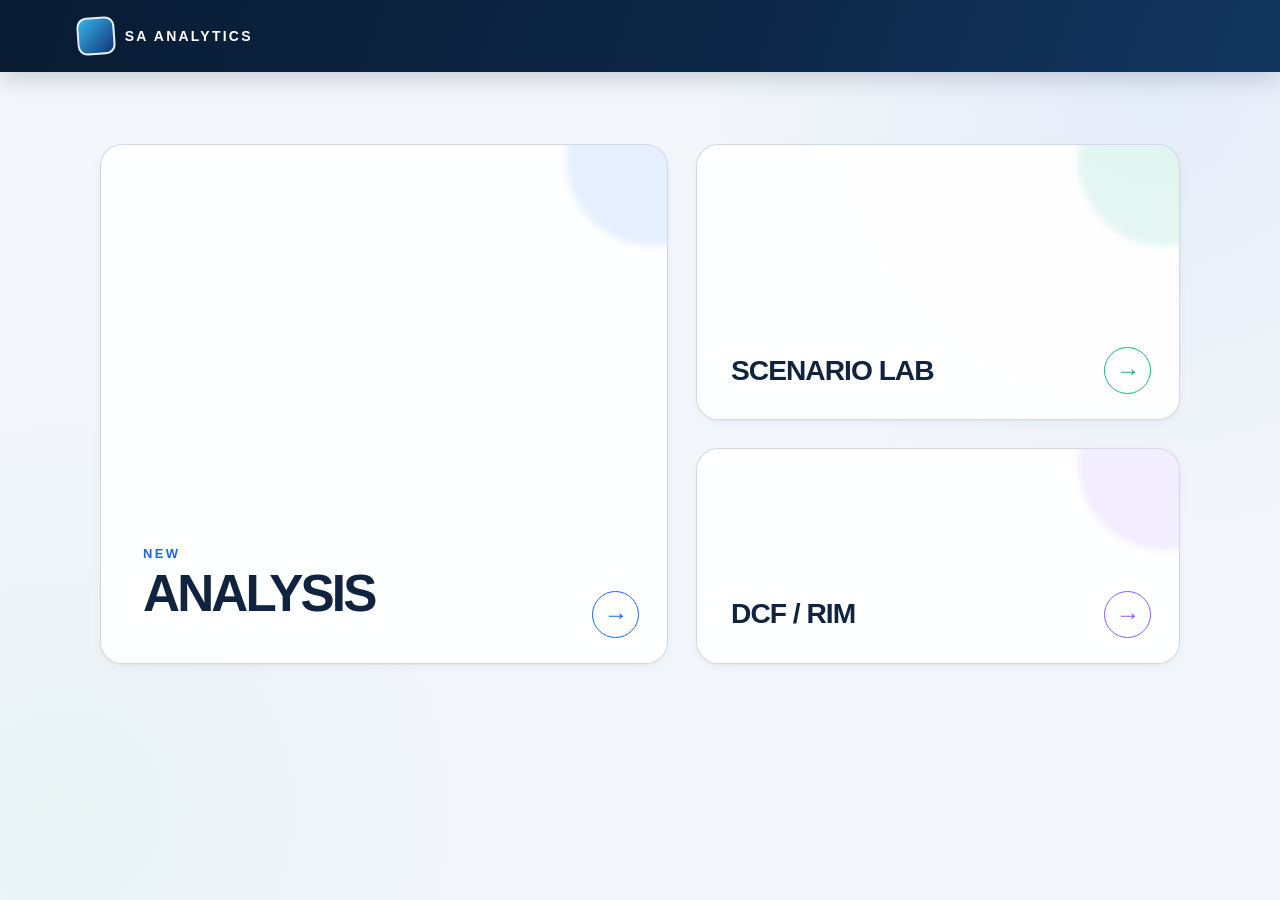
<file: docs/index.html>
<!DOCTYPE html>
<html lang="en">
<head>
  <meta charset="UTF-8" />
  <meta name="viewport" content="width=device-width, initial-scale=1.0" />

  <title>Company Value Evaluation Program</title>

  <link rel="stylesheet" href="home.css" />
</head>

<body>
  <header class="top-bar"></header>

  <main class="home-container">
    <button
      type="button"
      id="newAnalysisButton"
      class="home-card new-analysis-card"
    >
      <span>NEW</span>
      <span>ANALYSIS</span>
    </button>

    <section class="right-card-container">
      <button
        type="button"
        id="scenarioLabButton"
        class="home-card scenario-lab-card"
      >
        SCENARIO LAB
      </button>

      <button
        type="button"
        id="dcfRimButton"
        class="home-card dcf-rim-card"
      >
        DCF / RIM
      </button>
    </section>
  </main>

  <script src="home.js"></script>
</body>
</html>
</file>
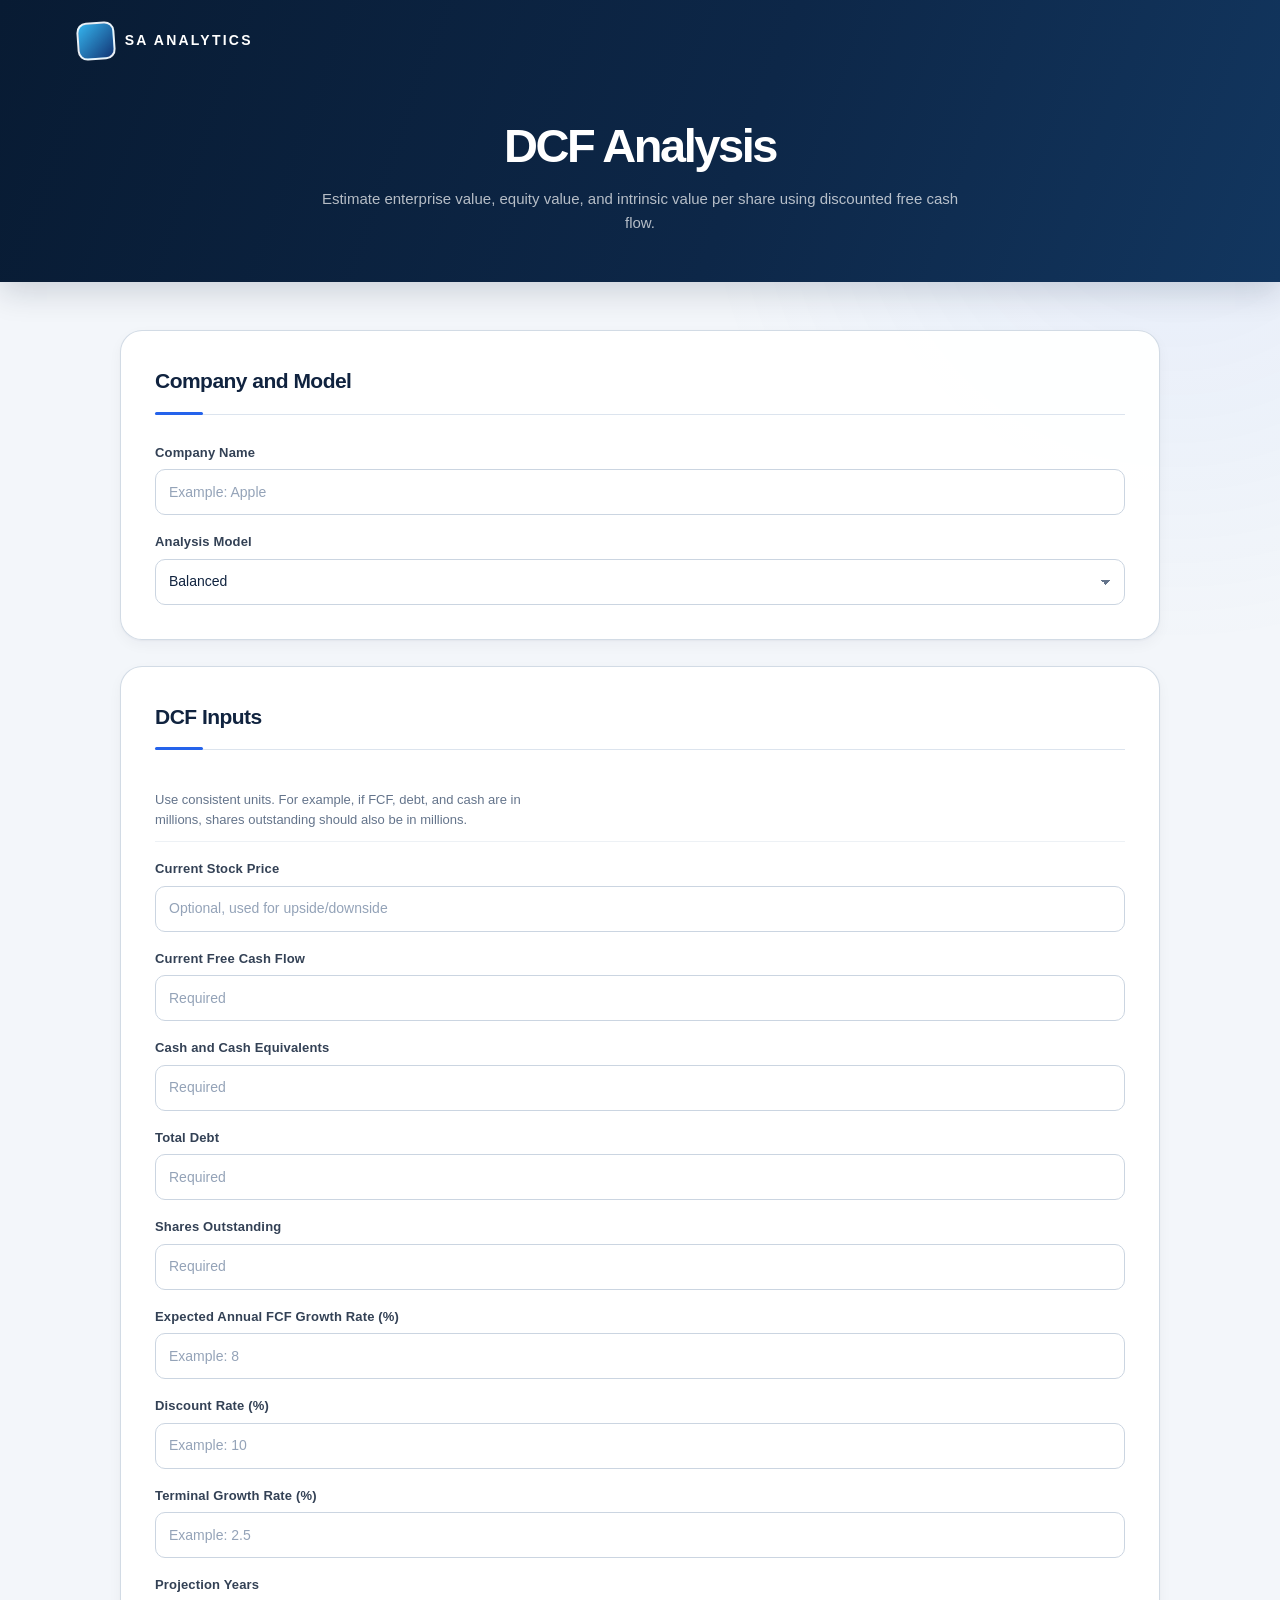
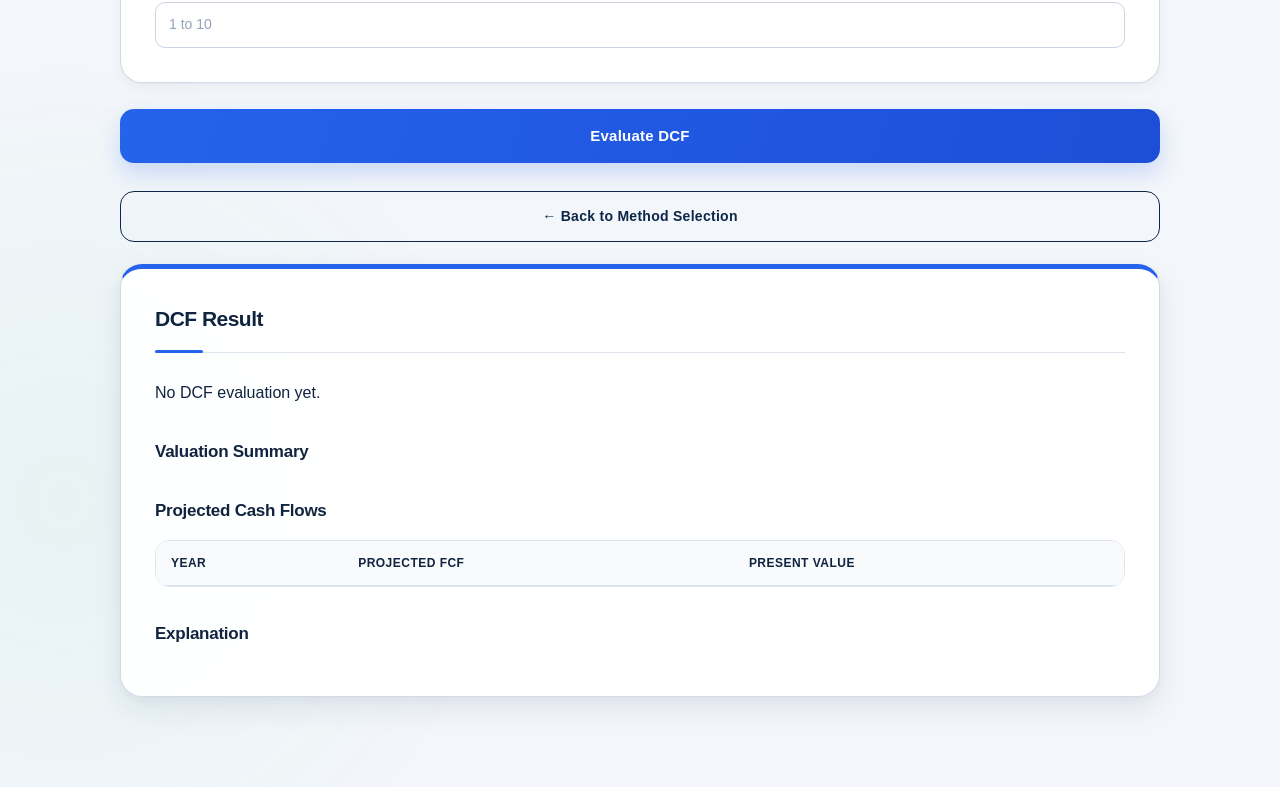
<file: docs/dcf-analysis.html>
<!DOCTYPE html>
<html lang="en">
<head>
  <meta charset="UTF-8" />
  <meta name="viewport" content="width=device-width, initial-scale=1.0" />

  <title>DCF Analysis</title>
  <link rel="stylesheet" href="analysis.css" />
</head>
<body>
  <main class="container">
    <header class="app-header">
      <h1>DCF Analysis</h1>
      <p>
        Estimate enterprise value, equity value, and intrinsic value per share using discounted free cash flow.
      </p>
    </header>

    <section class="card">
      <h2>Company and Model</h2>

      <label for="companyName">Company Name</label>
      <input
        type="text"
        id="companyName"
        placeholder="Example: Apple"
      />

      <label for="model">Analysis Model</label>
      <select id="model">
        <option value="optimistic">Optimistic</option>
        <option value="balanced" selected>Balanced</option>
        <option value="conservative">Conservative</option>
      </select>
    </section>

    <section class="card">
      <h2>DCF Inputs</h2>
      <p class="input-help">
        Use consistent units. For example, if FCF, debt, and cash are in millions, shares outstanding should also be in millions.
      </p>

      <label for="stockPrice">Current Stock Price</label>
      <input
        type="number"
        id="stockPrice"
        placeholder="Optional, used for upside/downside"
      />

      <label for="FCF">Current Free Cash Flow</label>
      <input
        type="number"
        id="FCF"
        placeholder="Required"
      />

      <label for="cash">Cash and Cash Equivalents</label>
      <input
        type="number"
        id="cash"
        placeholder="Required"
      />

      <label for="tDebt">Total Debt</label>
      <input
        type="number"
        id="tDebt"
        placeholder="Required"
      />

      <label for="SO">Shares Outstanding</label>
      <input
        type="number"
        id="SO"
        placeholder="Required"
      />

      <label for="expGrowth">Expected Annual FCF Growth Rate (%)</label>
      <input
        type="number"
        id="expGrowth"
        placeholder="Example: 8"
      />

      <label for="discRate">Discount Rate (%)</label>
      <input
        type="number"
        id="discRate"
        placeholder="Example: 10"
      />

      <label for="termGrowth">Terminal Growth Rate (%)</label>
      <input
        type="number"
        id="termGrowth"
        placeholder="Example: 2.5"
      />

      <label for="projYears">Projection Years</label>
      <input
        type="number"
        id="projYears"
        placeholder="1 to 10"
        min="1"
        max="10"
      />
    </section>

    <button
      type="button"
      id="evaluateDcfButton"
      class="evaluation"
    >
      Evaluate DCF
    </button>

    <button
      type="button"
      id="backButton"
      class="secondary-button"
    >
      ← Back to Method Selection
    </button>

    <section class="result-card">
      <h2>DCF Result</h2>
      <p id="dcfResultText">No DCF evaluation yet.</p>

      <h3>Valuation Summary</h3>
      <div id="dcfSummaryList"></div>

      <h3>Projected Cash Flows</h3>
      <div class="table-wrapper">
        <table class="dcf-table">
          <thead>
            <tr>
              <th>Year</th>
              <th>Projected FCF</th>
              <th>Present Value</th>
            </tr>
          </thead>
          <tbody id="projectedCashFlowTableBody"></tbody>
        </table>
      </div>

      <h3>Explanation</h3>
      <ul id="dcfExplanationList"></ul>
    </section>
  </main>

  <script src="dcf-analysis.js"></script>
</body>
</html>
</file>
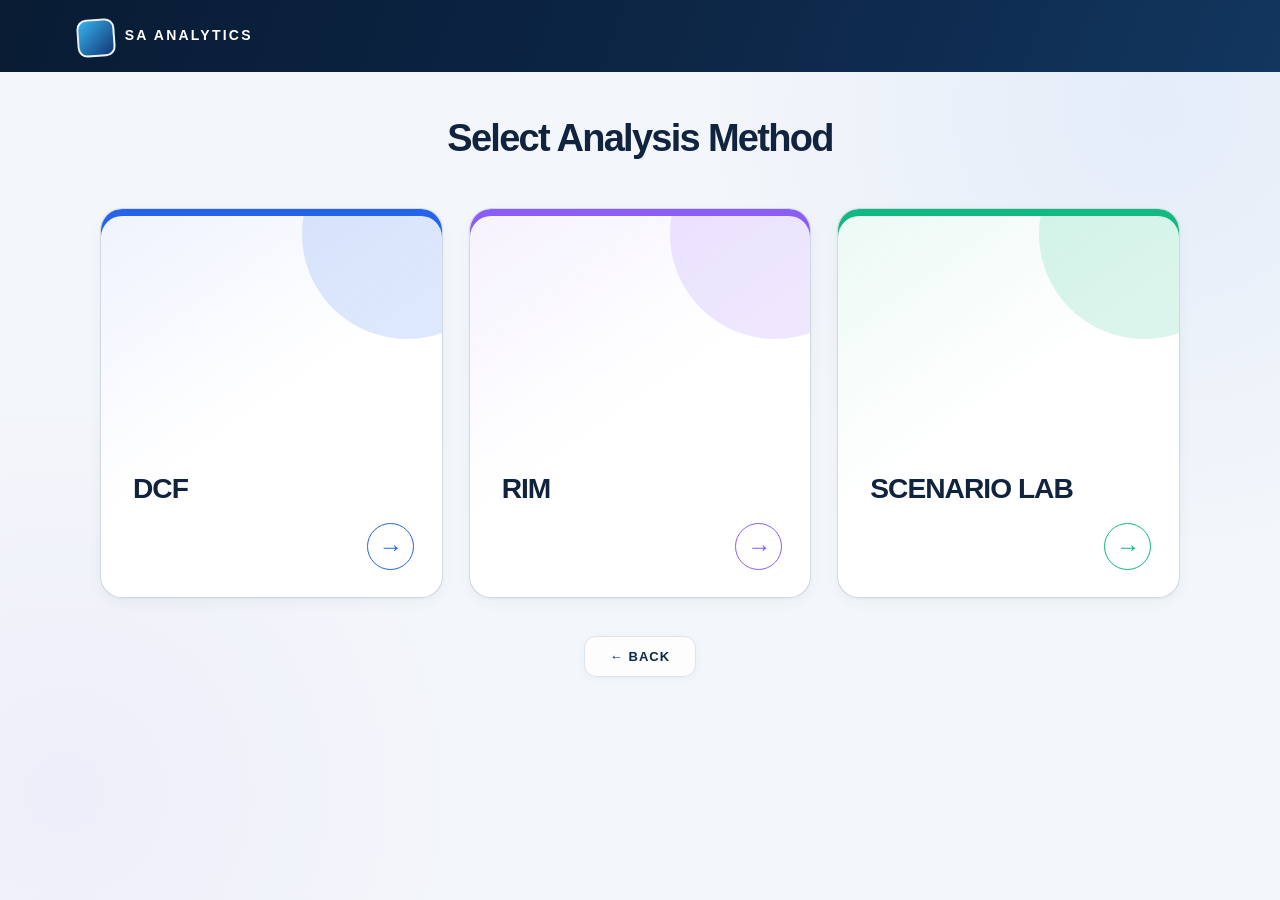
<file: docs/dcf_rim_selection.html>
<!DOCTYPE html>
<html lang="en">
<head>
  <meta charset="UTF-8" />
  <meta name="viewport" content="width=device-width, initial-scale=1.0" />

  <title>DCF/RIM Method Selection</title>
  <link rel="stylesheet" href="dcf_rim_selection.css" />
</head>

<body>
  <header>Select Analysis Method</header>

  <main class="method-selection-container">
    <button
      type="button"
      id="dcfButton"
      class="method-card dcf-card"
    >
      DCF
    </button>

    <button
      type="button"
      id="rimButton"
      class="method-card rim-card"
    >
      RIM
    </button>

    <button
      type="button"
      id="scenarioLabButton"
      class="method-card scenario-card"
    >
      SCENARIO LAB
    </button>
  </main>

  <button
    type="button"
    id="backButton"
    class="back-button"
  >
    ← BACK
  </button>

  <script src="dcf_rim_selection.js"></script>
</body>
</html>
</file>
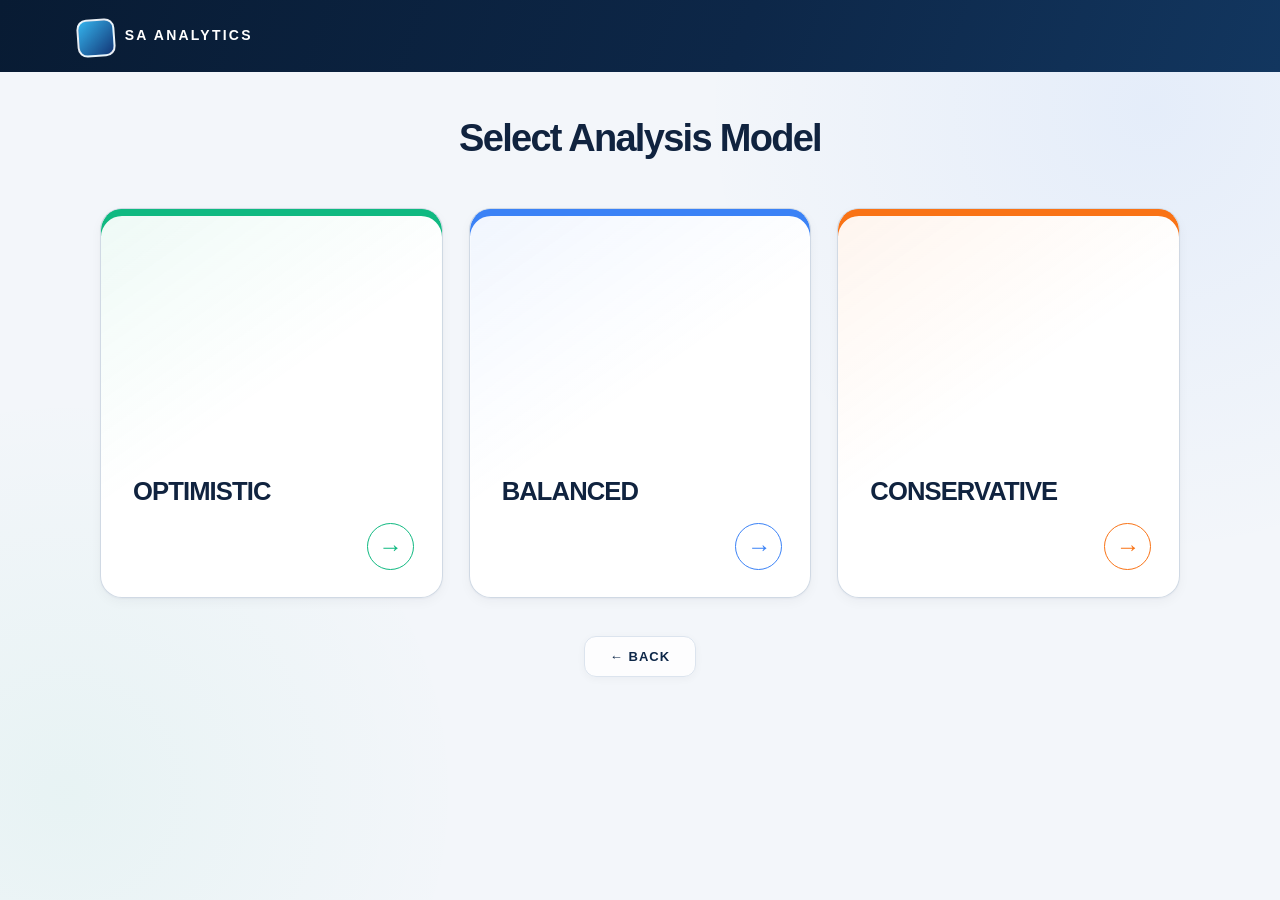
<file: docs/model-selection.html>
<!DOCTYPE html>
<html lang="en">
<head>
  <meta charset="UTF-8" />
  <meta name="viewport" content="width=device-width, initial-scale=1.0" />

  <title>Select Analysis Model</title>
  
  <link rel="stylesheet" href="model-selection.css" />
</head>

<body>
  <header>Select Analysis Model</header>
  <main class="model-selection-container">
    <button
      type="button"
      id="optButton"
      class="model-card optimistic-card"
    >
      OPTIMISTIC
    </button>

    <button
      type="button"
      id="balButton"
      class="model-card balanced-card"
    >
      BALANCED
    </button>

    <button
      type="button"
      id="conButton"
      class="model-card conservative-card"
    >
      CONSERVATIVE
    </button>
  </main>

  <button
    type="button"
    id="backButton"
    class="back-button"
  >
    ← BACK
  </button>

  <script src="model-selection.js"></script>
</body>
</html>
</file>
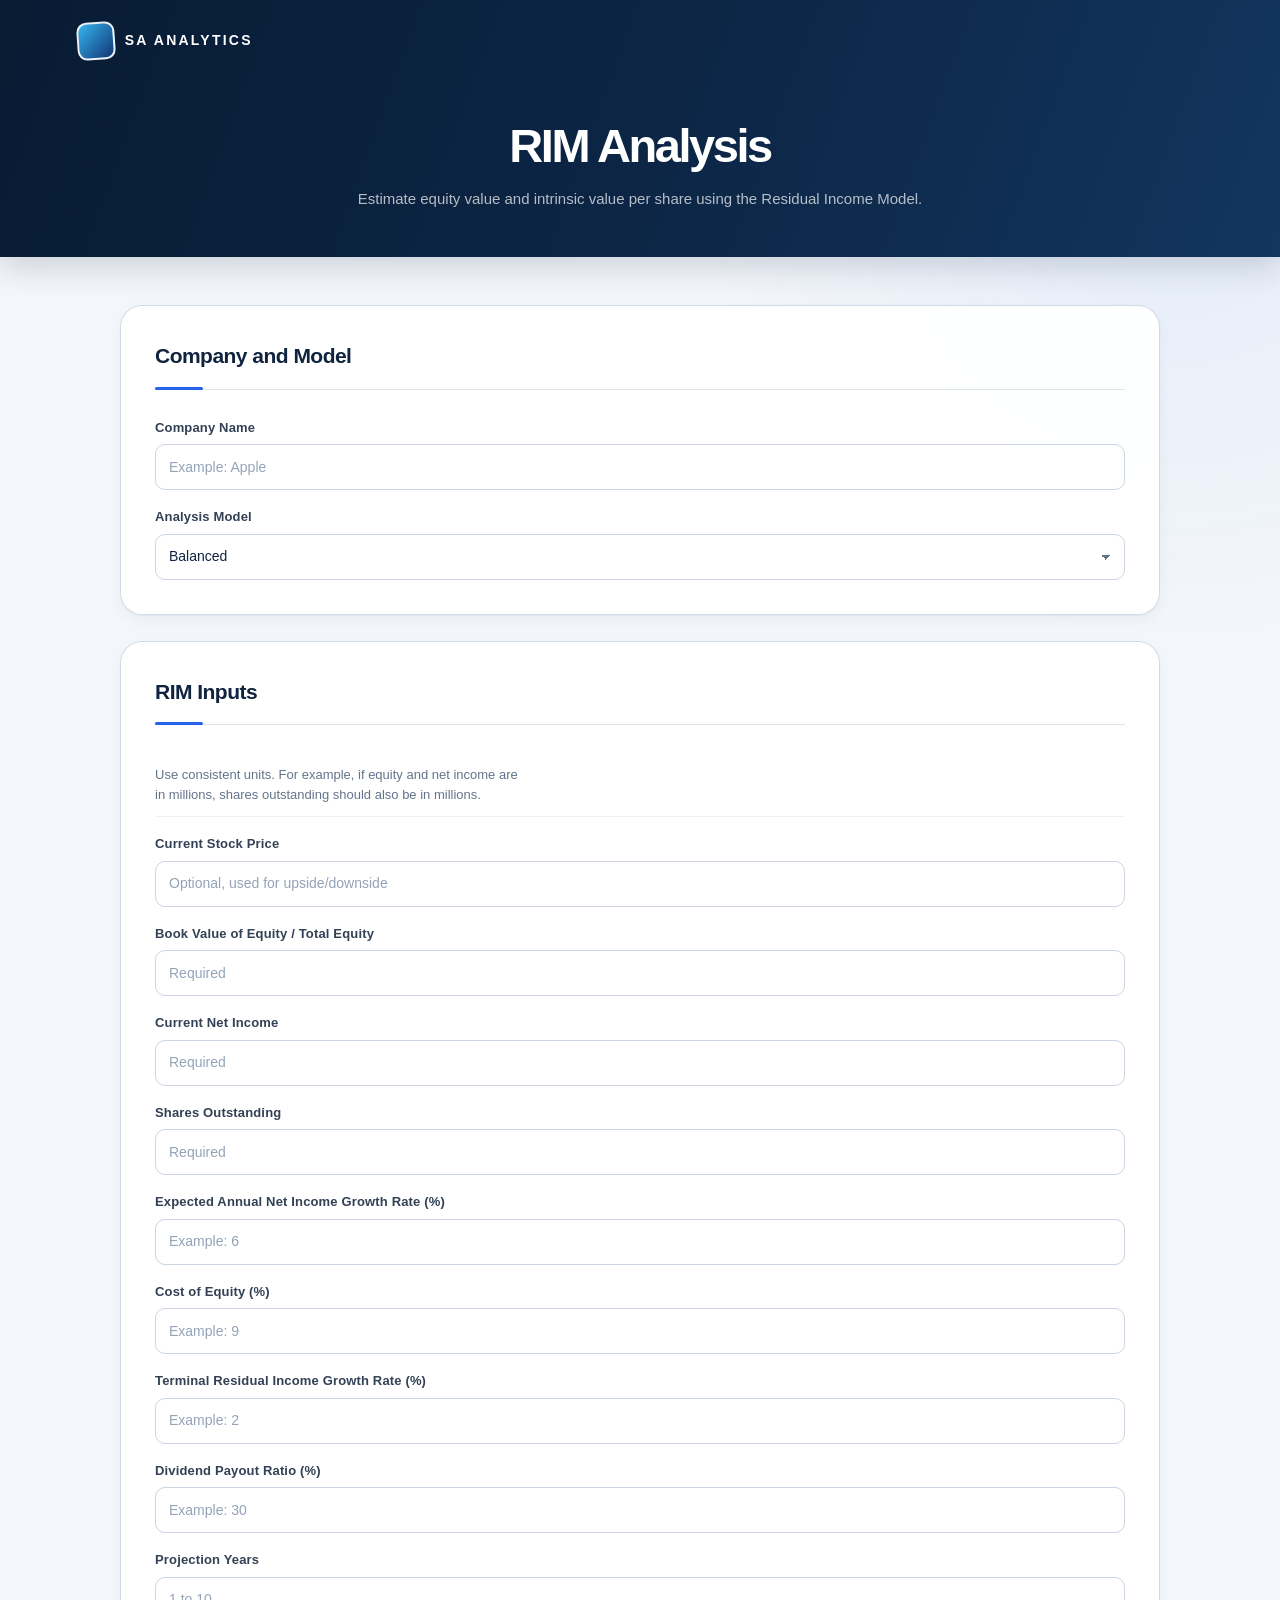
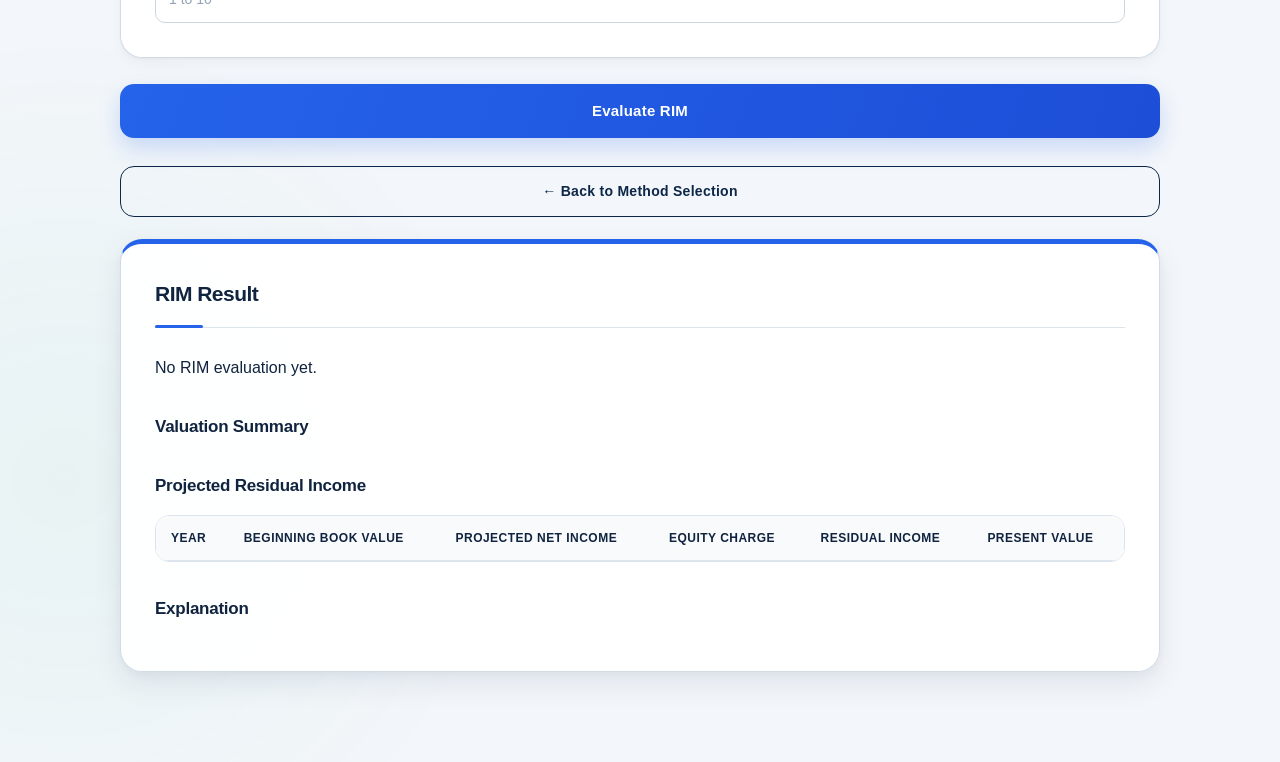
<file: docs/rim-analysis.html>
<!DOCTYPE html>
<html lang="en">
<head>
  <meta charset="UTF-8" />
  <meta name="viewport" content="width=device-width, initial-scale=1.0" />

  <title>RIM Analysis</title>
  <link rel="stylesheet" href="analysis.css" />
</head>
<body>
  <main class="container">
    <header class="app-header">
      <h1>RIM Analysis</h1>
      <p>
        Estimate equity value and intrinsic value per share using the Residual Income Model.
      </p>
    </header>

    <section class="card">
      <h2>Company and Model</h2>

      <label for="companyName">Company Name</label>
      <input
        type="text"
        id="companyName"
        placeholder="Example: Apple"
      />

      <label for="model">Analysis Model</label>
      <select id="model">
        <option value="optimistic">Optimistic</option>
        <option value="balanced" selected>Balanced</option>
        <option value="conservative">Conservative</option>
      </select>
    </section>

    <section class="card">
      <h2>RIM Inputs</h2>
      <p class="input-help">
        Use consistent units. For example, if equity and net income are in millions, shares outstanding should also be in millions.
      </p>

      <label for="stockPrice">Current Stock Price</label>
      <input
        type="number"
        id="stockPrice"
        placeholder="Optional, used for upside/downside"
      />

      <label for="tEquity">Book Value of Equity / Total Equity</label>
      <input
        type="number"
        id="tEquity"
        placeholder="Required"
      />

      <label for="netInc">Current Net Income</label>
      <input
        type="number"
        id="netInc"
        placeholder="Required"
      />

      <label for="SO">Shares Outstanding</label>
      <input
        type="number"
        id="SO"
        placeholder="Required"
      />

      <label for="expGrowth">Expected Annual Net Income Growth Rate (%)</label>
      <input
        type="number"
        id="expGrowth"
        placeholder="Example: 6"
      />

      <label for="costOfEquity">Cost of Equity (%)</label>
      <input
        type="number"
        id="costOfEquity"
        placeholder="Example: 9"
      />

      <label for="termGrowth">Terminal Residual Income Growth Rate (%)</label>
      <input
        type="number"
        id="termGrowth"
        placeholder="Example: 2"
      />

      <label for="payoutRatio">Dividend Payout Ratio (%)</label>
      <input
        type="number"
        id="payoutRatio"
        placeholder="Example: 30"
        min="0"
        max="100"
      />

      <label for="projYears">Projection Years</label>
      <input
        type="number"
        id="projYears"
        placeholder="1 to 10"
        min="1"
        max="10"
      />
    </section>

    <button
      type="button"
      id="evaluateRimButton"
      class="evaluation"
    >
      Evaluate RIM
    </button>

    <button
      type="button"
      id="backButton"
      class="secondary-button"
    >
      ← Back to Method Selection
    </button>

    <section class="result-card">
      <h2>RIM Result</h2>
      <p id="rimResultText">No RIM evaluation yet.</p>

      <h3>Valuation Summary</h3>
      <div id="rimSummaryList"></div>

      <h3>Projected Residual Income</h3>
      <div class="table-wrapper">
        <table class="dcf-table">
          <thead>
            <tr>
              <th>Year</th>
              <th>Beginning Book Value</th>
              <th>Projected Net Income</th>
              <th>Equity Charge</th>
              <th>Residual Income</th>
              <th>Present Value</th>
            </tr>
          </thead>
          <tbody id="residualIncomeTableBody"></tbody>
        </table>
      </div>

      <h3>Explanation</h3>
      <ul id="rimExplanationList"></ul>
    </section>
  </main>

  <script src="rim-analysis.js"></script>
</body>
</html>
</file>
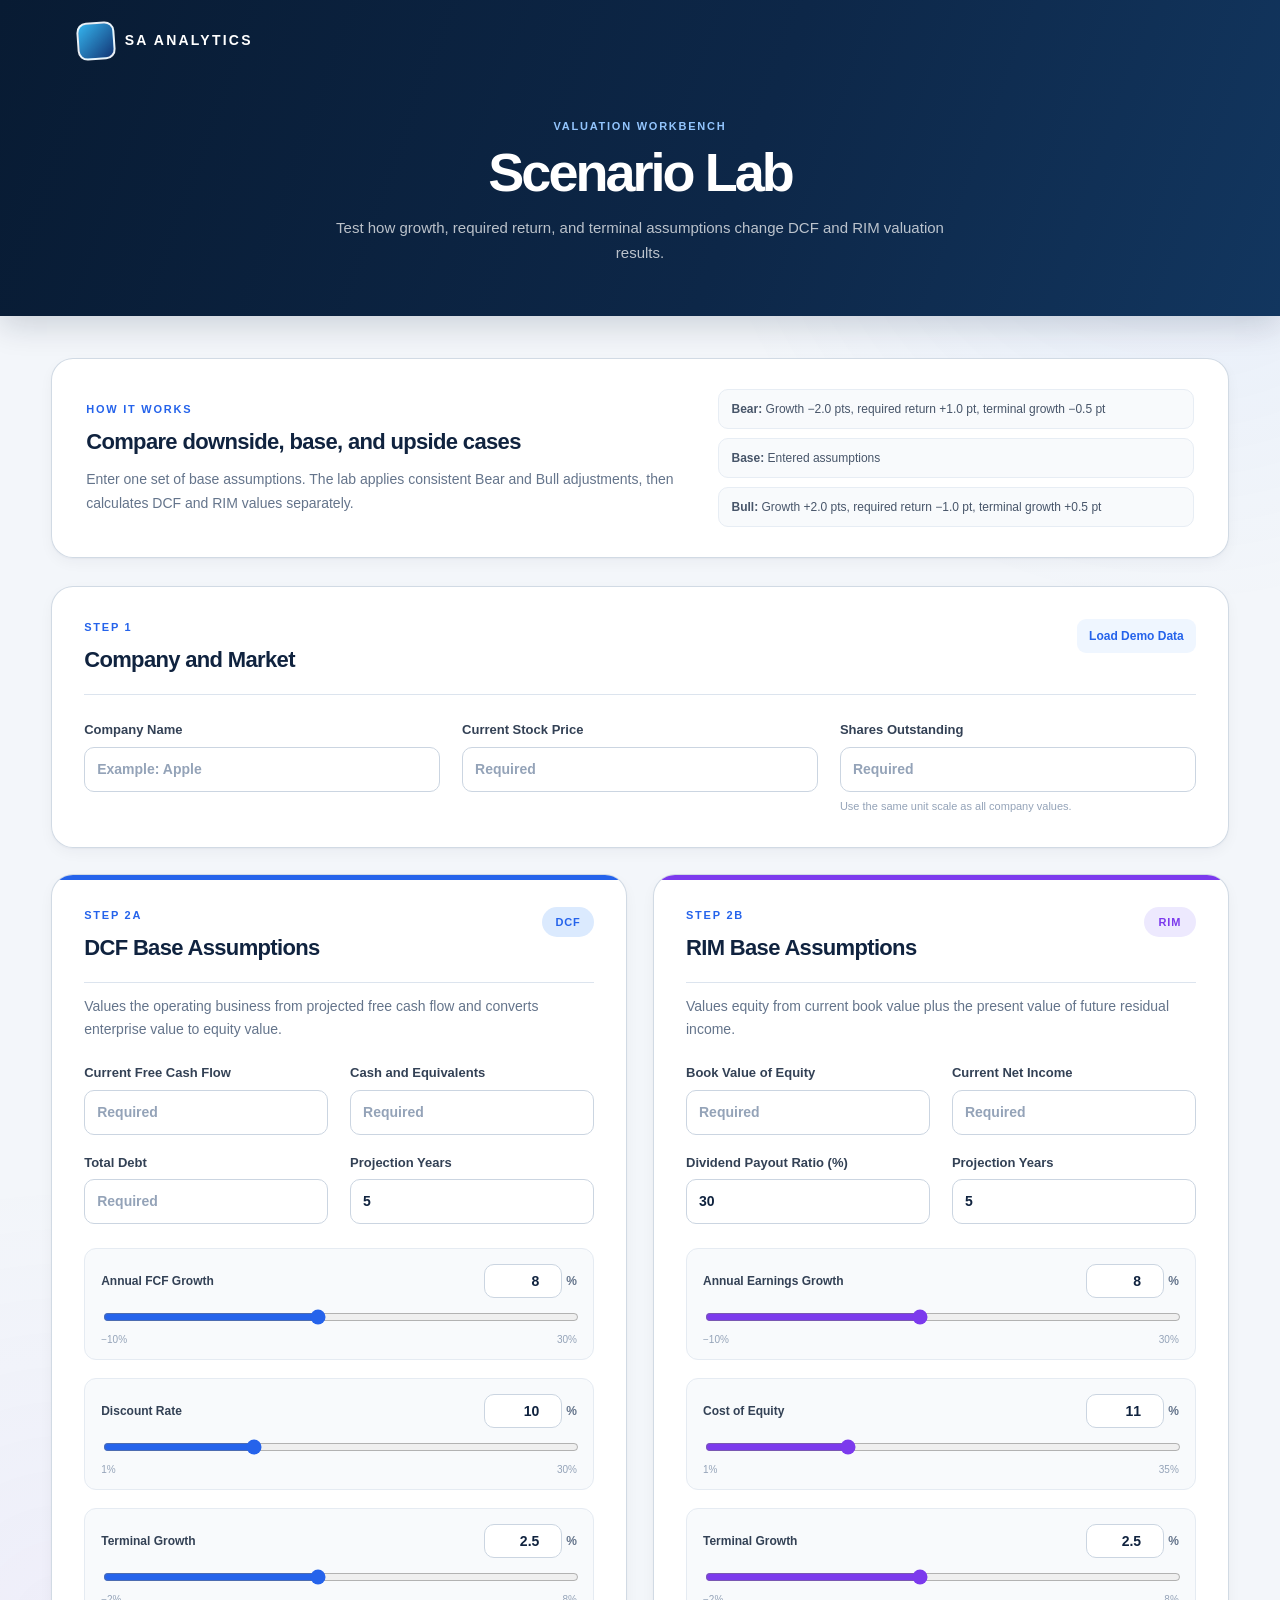
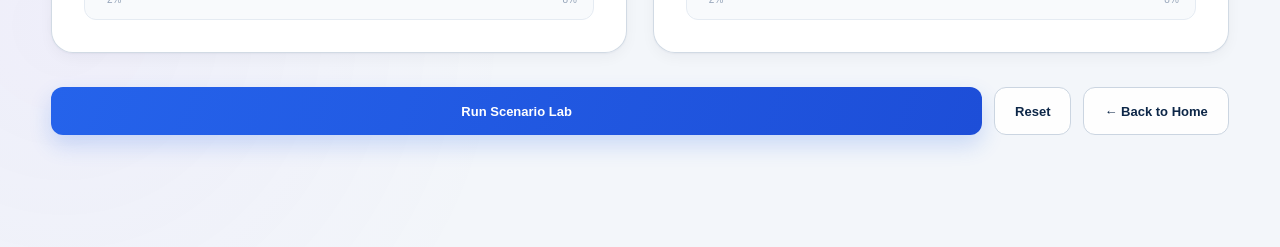
<file: docs/scenario-lab.html>
<!DOCTYPE html>
<html lang="en">
<head>
  <meta charset="UTF-8" />
  <meta name="viewport" content="width=device-width, initial-scale=1.0" />

  <title>Scenario Lab</title>
  <link rel="stylesheet" href="scenario-lab.css" />
</head>
<body>
  <main class="page-shell">
    <header class="app-header">
      <div class="header-content">
        <p class="eyebrow">VALUATION WORKBENCH</p>
        <h1>Scenario Lab</h1>
        <p class="header-description">
          Test how growth, required return, and terminal assumptions change DCF and RIM valuation results.
        </p>
      </div>
    </header>

    <div class="content-container">
      <section class="intro-panel">
        <div>
          <p class="section-kicker">HOW IT WORKS</p>
          <h2>Compare downside, base, and upside cases</h2>
          <p>
            Enter one set of base assumptions. The lab applies consistent Bear and Bull adjustments, then calculates DCF and RIM values separately.
          </p>
        </div>
        <div class="policy-list" aria-label="Scenario adjustment policy">
          <span><strong>Bear:</strong> Growth −2.0 pts, required return +1.0 pt, terminal growth −0.5 pt</span>
          <span><strong>Base:</strong> Entered assumptions</span>
          <span><strong>Bull:</strong> Growth +2.0 pts, required return −1.0 pt, terminal growth +0.5 pt</span>
        </div>
      </section>

      <form id="scenarioLabForm" novalidate>
        <section class="form-card">
          <div class="card-heading">
            <div>
              <p class="section-kicker">STEP 1</p>
              <h2>Company and Market</h2>
            </div>
            <button type="button" id="loadDemoButton" class="text-button">Load Demo Data</button>
          </div>

          <div class="input-grid three-columns">
            <label class="input-field" for="companyName">
              <span>Company Name</span>
              <input type="text" id="companyName" placeholder="Example: Apple" autocomplete="off" />
            </label>

            <label class="input-field" for="stockPrice">
              <span>Current Stock Price</span>
              <input type="number" id="stockPrice" min="0" step="any" placeholder="Required" />
            </label>

            <label class="input-field" for="SO">
              <span>Shares Outstanding</span>
              <input type="number" id="SO" min="0" step="any" placeholder="Required" />
              <small>Use the same unit scale as all company values.</small>
            </label>
          </div>
        </section>

        <section class="method-input-layout">
          <article class="form-card method-card dcf-input-card">
            <div class="card-heading compact">
              <div>
                <p class="section-kicker">STEP 2A</p>
                <h2>DCF Base Assumptions</h2>
              </div>
              <span class="method-badge dcf-badge">DCF</span>
            </div>

            <p class="method-description">
              Values the operating business from projected free cash flow and converts enterprise value to equity value.
            </p>

            <div class="input-grid two-columns">
              <label class="input-field" for="FCF">
                <span>Current Free Cash Flow</span>
                <input type="number" id="FCF" min="0" step="any" placeholder="Required" />
              </label>

              <label class="input-field" for="cash">
                <span>Cash and Equivalents</span>
                <input type="number" id="cash" step="any" placeholder="Required" />
              </label>

              <label class="input-field" for="tDebt">
                <span>Total Debt</span>
                <input type="number" id="tDebt" step="any" placeholder="Required" />
              </label>

              <label class="input-field" for="dcfProjectionYears">
                <span>Projection Years</span>
                <input type="number" id="dcfProjectionYears" min="1" max="10" step="1" value="5" />
              </label>
            </div>

            <div class="slider-stack">
              <div class="slider-control" data-control="dcfGrowth">
                <div class="slider-heading">
                  <label for="dcfGrowthRange">Annual FCF Growth</label>
                  <div class="slider-number-wrap">
                    <input type="number" id="dcfGrowth" min="-10" max="30" step="0.5" value="8" />
                    <span>%</span>
                  </div>
                </div>
                <input type="range" id="dcfGrowthRange" min="-10" max="30" step="0.5" value="8" />
                <div class="range-labels"><span>−10%</span><span>30%</span></div>
              </div>

              <div class="slider-control" data-control="dcfDiscountRate">
                <div class="slider-heading">
                  <label for="dcfDiscountRateRange">Discount Rate</label>
                  <div class="slider-number-wrap">
                    <input type="number" id="dcfDiscountRate" min="1" max="30" step="0.5" value="10" />
                    <span>%</span>
                  </div>
                </div>
                <input type="range" id="dcfDiscountRateRange" min="1" max="30" step="0.5" value="10" />
                <div class="range-labels"><span>1%</span><span>30%</span></div>
              </div>

              <div class="slider-control" data-control="dcfTerminalGrowth">
                <div class="slider-heading">
                  <label for="dcfTerminalGrowthRange">Terminal Growth</label>
                  <div class="slider-number-wrap">
                    <input type="number" id="dcfTerminalGrowth" min="-2" max="8" step="0.25" value="2.5" />
                    <span>%</span>
                  </div>
                </div>
                <input type="range" id="dcfTerminalGrowthRange" min="-2" max="8" step="0.25" value="2.5" />
                <div class="range-labels"><span>−2%</span><span>8%</span></div>
              </div>
            </div>
          </article>

          <article class="form-card method-card rim-input-card">
            <div class="card-heading compact">
              <div>
                <p class="section-kicker">STEP 2B</p>
                <h2>RIM Base Assumptions</h2>
              </div>
              <span class="method-badge rim-badge">RIM</span>
            </div>

            <p class="method-description">
              Values equity from current book value plus the present value of future residual income.
            </p>

            <div class="input-grid two-columns">
              <label class="input-field" for="tEquity">
                <span>Book Value of Equity</span>
                <input type="number" id="tEquity" min="0" step="any" placeholder="Required" />
              </label>

              <label class="input-field" for="netInc">
                <span>Current Net Income</span>
                <input type="number" id="netInc" min="0" step="any" placeholder="Required" />
              </label>

              <label class="input-field" for="payoutRatio">
                <span>Dividend Payout Ratio (%)</span>
                <input type="number" id="payoutRatio" min="0" max="100" step="0.5" value="30" />
              </label>

              <label class="input-field" for="rimProjectionYears">
                <span>Projection Years</span>
                <input type="number" id="rimProjectionYears" min="1" max="10" step="1" value="5" />
              </label>
            </div>

            <div class="slider-stack">
              <div class="slider-control" data-control="rimGrowth">
                <div class="slider-heading">
                  <label for="rimGrowthRange">Annual Earnings Growth</label>
                  <div class="slider-number-wrap">
                    <input type="number" id="rimGrowth" min="-10" max="30" step="0.5" value="8" />
                    <span>%</span>
                  </div>
                </div>
                <input type="range" id="rimGrowthRange" min="-10" max="30" step="0.5" value="8" />
                <div class="range-labels"><span>−10%</span><span>30%</span></div>
              </div>

              <div class="slider-control" data-control="costOfEquity">
                <div class="slider-heading">
                  <label for="costOfEquityRange">Cost of Equity</label>
                  <div class="slider-number-wrap">
                    <input type="number" id="costOfEquity" min="1" max="35" step="0.5" value="11" />
                    <span>%</span>
                  </div>
                </div>
                <input type="range" id="costOfEquityRange" min="1" max="35" step="0.5" value="11" />
                <div class="range-labels"><span>1%</span><span>35%</span></div>
              </div>

              <div class="slider-control" data-control="rimTerminalGrowth">
                <div class="slider-heading">
                  <label for="rimTerminalGrowthRange">Terminal Growth</label>
                  <div class="slider-number-wrap">
                    <input type="number" id="rimTerminalGrowth" min="-2" max="8" step="0.25" value="2.5" />
                    <span>%</span>
                  </div>
                </div>
                <input type="range" id="rimTerminalGrowthRange" min="-2" max="8" step="0.25" value="2.5" />
                <div class="range-labels"><span>−2%</span><span>8%</span></div>
              </div>
            </div>
          </article>
        </section>

        <div id="formError" class="form-error" role="alert" aria-live="polite"></div>

        <div class="action-row">
          <button type="submit" id="runScenarioButton" class="primary-button">
            Run Scenario Lab
          </button>
          <button type="button" id="resetButton" class="secondary-button">Reset</button>
          <button type="button" id="backButton" class="secondary-button">← Back to Home</button>
        </div>
      </form>

      <section id="resultsSection" class="results-section" hidden>
        <div class="results-heading">
          <div>
            <p class="section-kicker">RESULTS</p>
            <h2 id="resultsTitle">Scenario Comparison</h2>
          </div>
          <p id="resultsTimestamp" class="results-timestamp"></p>
        </div>

        <div id="scenarioCards" class="scenario-card-grid"></div>

        <section class="result-panel method-comparison-panel">
          <div class="panel-heading">
            <div>
              <p class="section-kicker">BASE CASE</p>
              <h3>Method Comparison</h3>
            </div>
            <span class="comparison-note">Compare the range; do not mechanically average the methods.</span>
          </div>
          <div id="methodComparison" class="metric-grid"></div>
        </section>

        <section class="result-panel sensitivity-panel">
          <div class="panel-heading">
            <div>
              <p class="section-kicker">DCF SENSITIVITY</p>
              <h3>Discount Rate × Terminal Growth</h3>
            </div>
            <span class="comparison-note">Cells show intrinsic value per share.</span>
          </div>
          <div class="table-scroll">
            <table class="sensitivity-table">
              <thead id="sensitivityTableHead"></thead>
              <tbody id="sensitivityTableBody"></tbody>
            </table>
          </div>
        </section>

        <section class="result-two-column">
          <article class="result-panel">
            <div class="panel-heading">
              <div>
                <p class="section-kicker">IMPACT</p>
                <h3>Key Value Drivers</h3>
              </div>
            </div>
            <div id="keyDrivers" class="driver-list"></div>
          </article>

          <article class="result-panel">
            <div class="panel-heading">
              <div>
                <p class="section-kicker">RISK CHECK</p>
                <h3>Assumption Warnings</h3>
              </div>
            </div>
            <div id="warningList" class="warning-list"></div>
          </article>
        </section>
      </section>
    </div>
  </main>

  <script src="scenario-lab.js"></script>
</body>
</html>
</file>
<file: docs/home.css>
/* =========================
   1. Design tokens
========================= */

:root {
  --navy-950: #081b33;
  --navy-900: #0d2748;
  --navy-800: #12365f;

  --blue-600: #2563eb;
  --blue-500: #3b82f6;
  --cyan-400: #38bdf8;

  --emerald-500: #10b981;
  --violet-500: #8b5cf6;

  --background: #f3f6fa;
  --surface: #ffffff;
  --surface-soft: #f8fafc;

  --text-primary: #10233f;
  --text-secondary: #64748b;
  --border: #dce4ee;

  --shadow-sm:
    0 1px 2px rgba(15, 23, 42, 0.04),
    0 4px 12px rgba(15, 23, 42, 0.04);

  --shadow-lg:
    0 18px 40px rgba(15, 39, 72, 0.12),
    0 4px 12px rgba(15, 39, 72, 0.06);

  --radius-lg: 22px;
  --transition: 220ms ease;
}


/* =========================
   2. Global reset
========================= */

* {
  box-sizing: border-box;
}

html {
  min-width: 320px;
  background: var(--background);
}

body {
  margin: 0;
  min-height: 100vh;

  background:
    radial-gradient(
      circle at 90% 10%,
      rgba(59, 130, 246, 0.08),
      transparent 28rem
    ),
    radial-gradient(
      circle at 5% 90%,
      rgba(16, 185, 129, 0.05),
      transparent 25rem
    ),
    var(--background);

  color: var(--text-primary);

  font-family:
    Inter,
    "Segoe UI",
    Arial,
    sans-serif;

  -webkit-font-smoothing: antialiased;
}

button {
  font: inherit;
}


/* =========================
   3. Header
========================= */

.top-bar {
  position: relative;

  width: 100%;
  height: 72px;

  background:
    linear-gradient(
      110deg,
      var(--navy-950) 0%,
      var(--navy-900) 58%,
      var(--navy-800) 100%
    );

  box-shadow: 0 8px 24px rgba(8, 27, 51, 0.16);
}

/* Logo mark */
.top-bar::before {
  content: "";

  position: absolute;
  top: 50%;
  left: max(6vw, 32px);

  width: 34px;
  height: 34px;

  border: 2px solid rgba(255, 255, 255, 0.9);
  border-radius: 10px;

  background:
    linear-gradient(
      135deg,
      rgba(56, 189, 248, 0.95),
      rgba(37, 99, 235, 0.35)
    );

  transform: translateY(-50%) rotate(-4deg);
}

/* Brand name */
.top-bar::after {
  content: "SA ANALYTICS";

  position: absolute;
  top: 50%;
  left: max(calc(6vw + 48px), 80px);

  color: #ffffff;

  font-size: 14px;
  font-weight: 750;
  letter-spacing: 0.16em;

  transform: translateY(-50%);
}


/* =========================
   4. Main layout
========================= */

.home-container {
  display: grid;
  grid-template-columns: minmax(0, 1.08fr) minmax(0, 0.92fr);
  gap: 28px;

  width: min(88%, 1080px);
  min-height: 520px;

  margin: 72px auto;
}


/* =========================
   5. Shared card design
========================= */

.home-card {
  position: relative;
  isolation: isolate;
  overflow: hidden;

  width: 100%;

  border: 1px solid rgba(203, 213, 225, 0.9);
  border-radius: var(--radius-lg);

  background: rgba(255, 255, 255, 0.92);
  color: var(--text-primary);

  box-shadow: var(--shadow-sm);

  font-size: clamp(22px, 2.2vw, 30px);
  font-weight: 760;
  line-height: 1.05;
  letter-spacing: -0.035em;
  text-align: left;

  cursor: pointer;

  transition:
    transform var(--transition),
    border-color var(--transition),
    box-shadow var(--transition),
    color var(--transition);
}

/* Card highlight */
.home-card::before {
  content: "";

  position: absolute;
  z-index: -1;
  top: 0;
  right: 0;

  width: 190px;
  height: 190px;

  border-radius: 50%;

  background: var(--card-glow, rgba(59, 130, 246, 0.12));

  filter: blur(4px);
  opacity: 0.8;

  transform: translate(42%, -42%) scale(0.9);

  transition:
    transform 350ms ease,
    opacity 350ms ease;
}

/* Arrow */
.home-card::after {
  content: "→";

  position: absolute;
  right: 28px;
  bottom: 25px;

  display: grid;
  place-items: center;

  width: 45px;
  height: 45px;

  border: 1px solid var(--card-accent, var(--blue-600));
  border-radius: 50%;

  background: transparent;
  color: var(--card-accent, var(--blue-600));

  font-size: 24px;
  font-weight: 500;
  line-height: 1;

  transition:
    background-color var(--transition),
    color var(--transition),
    transform var(--transition);
}

.home-card:hover {
  transform: translateY(-7px);

  border-color: var(--card-accent, var(--blue-500));

  box-shadow: var(--shadow-lg);
}

.home-card:hover::before {
  opacity: 1;
  transform: translate(34%, -34%) scale(1.18);
}

.home-card:hover::after {
  background: var(--card-accent, var(--blue-600));
  color: #ffffff;

  transform: translateX(4px);
}

.home-card:active {
  transform: translateY(-2px);
}

.home-card:focus-visible {
  outline: 3px solid rgba(37, 99, 235, 0.28);
  outline-offset: 4px;
}


/* =========================
   6. New Analysis card
========================= */

.new-analysis-card {
  --card-accent: var(--blue-600);
  --card-glow: rgba(59, 130, 246, 0.16);

  display: flex;
  flex-direction: column;
  justify-content: flex-end;
  align-items: flex-start;

  min-height: 520px;

  padding: 42px;
}

/* Small section label */
.new-analysis-card span:first-child {
  margin-bottom: 7px;

  color: var(--blue-600);

  font-size: 13px;
  font-weight: 750;
  letter-spacing: 0.18em;
}

/* Main title */
.new-analysis-card span:last-child {
  max-width: calc(100% - 60px);

  font-size: clamp(34px, 4vw, 52px);
  font-weight: 780;
  letter-spacing: -0.055em;
}


/* =========================
   7. Right-side cards
========================= */

.right-card-container {
  display: grid;
  grid-template-rows: 1fr 0.78fr;
  gap: 28px;

  min-width: 0;
}

.scenario-lab-card,
.dcf-rim-card {
  display: flex;
  align-items: flex-end;

  min-height: 0;

  padding: 34px;
  padding-right: 90px;
}

.scenario-lab-card {
  --card-accent: var(--emerald-500);
  --card-glow: rgba(16, 185, 129, 0.14);
}

.dcf-rim-card {
  --card-accent: var(--violet-500);
  --card-glow: rgba(139, 92, 246, 0.14);
}


/* =========================
   8. Responsive layout
========================= */

@media (max-width: 800px) {
  .top-bar {
    height: 64px;
  }

  .top-bar::before {
    left: 24px;

    width: 30px;
    height: 30px;
  }

  .top-bar::after {
    left: 68px;

    font-size: 12px;
  }

  .home-container {
    grid-template-columns: 1fr;
    gap: 20px;

    width: min(90%, 560px);

    margin: 40px auto;
  }

  .new-analysis-card {
    min-height: 310px;

    padding: 30px;
  }

  .right-card-container {
    grid-template-rows: none;
    gap: 20px;
  }

  .scenario-lab-card,
  .dcf-rim-card {
    min-height: 190px;

    padding: 28px;
    padding-right: 85px;
  }
}

@media (max-width: 480px) {
  .home-container {
    width: calc(100% - 32px);

    margin: 30px auto;
  }

  .home-card {
    border-radius: 18px;
  }

  .new-analysis-card {
    min-height: 270px;

    padding: 25px;
  }

  .new-analysis-card span:last-child {
    font-size: 36px;
  }

  .scenario-lab-card,
  .dcf-rim-card {
    min-height: 155px;

    padding: 24px;
    padding-right: 76px;
  }

  .home-card::after {
    right: 22px;
    bottom: 21px;

    width: 40px;
    height: 40px;
  }
}


/* =========================
   9. Reduced motion
========================= */

@media (prefers-reduced-motion: reduce) {
  .home-card,
  .home-card::before,
  .home-card::after {
    transition: none;
  }
}
</file>
<file: docs/analysis.css>
/* =========================
   1. Design tokens
========================= */

:root {
  --navy-950: #081b33;
  --navy-900: #0d2748;
  --navy-800: #12365f;

  --blue-600: #2563eb;
  --blue-500: #3b82f6;
  --blue-100: #dbeafe;
  --blue-50: #eff6ff;

  --emerald-600: #059669;
  --emerald-50: #ecfdf5;

  --amber-600: #d97706;
  --amber-50: #fffbeb;

  --red-600: #dc2626;
  --red-50: #fef2f2;

  --background: #f3f6fa;
  --surface: #ffffff;
  --surface-soft: #f8fafc;

  --text-primary: #10233f;
  --text-secondary: #64748b;
  --text-muted: #94a3b8;

  --border: #dce4ee;
  --border-dark: #cbd5e1;

  --radius-sm: 10px;
  --radius-md: 14px;
  --radius-lg: 22px;

  --shadow-sm:
    0 1px 2px rgba(15, 23, 42, 0.04),
    0 5px 14px rgba(15, 23, 42, 0.04);

  --shadow-md:
    0 12px 30px rgba(15, 39, 72, 0.08),
    0 3px 8px rgba(15, 39, 72, 0.04);

  --shadow-lg:
    0 20px 45px rgba(15, 39, 72, 0.13),
    0 5px 14px rgba(15, 39, 72, 0.06);

  --transition: 200ms ease;
}


/* =========================
   2. Global styles
========================= */

* {
  box-sizing: border-box;
}

html {
  min-width: 320px;
  scroll-behavior: smooth;

  background: var(--background);
}

body {
  margin: 0;
  min-height: 100vh;

  background:
    radial-gradient(
      circle at 92% 7%,
      rgba(59, 130, 246, 0.08),
      transparent 30rem
    ),
    radial-gradient(
      circle at 5% 88%,
      rgba(16, 185, 129, 0.05),
      transparent 28rem
    ),
    var(--background);

  color: var(--text-primary);

  font-family:
    Inter,
    "Segoe UI",
    Arial,
    sans-serif;

  line-height: 1.5;

  -webkit-font-smoothing: antialiased;
}

button,
input,
select {
  font: inherit;
}


/* =========================
   3. Main container
========================= */

.container {
  width: min(90%, 1040px);

  margin: 0 auto;
  padding: 0 0 64px;
}


/* =========================
   4. Page header
========================= */

.app-header {
  position: relative;

  width: 100vw;

  margin: 0 0 48px;
  margin-left: calc(50% - 50vw);
  padding: 120px max(5vw, 24px) 46px;

  background:
    linear-gradient(
      110deg,
      var(--navy-950) 0%,
      var(--navy-900) 58%,
      var(--navy-800) 100%
    );

  color: #ffffff;

  text-align: center;

  box-shadow: 0 10px 30px rgba(8, 27, 51, 0.16);
}

/* Logo mark */
.app-header::before {
  content: "";

  position: absolute;
  top: 22px;
  left: max(6vw, 32px);

  width: 34px;
  height: 34px;

  border: 2px solid rgba(255, 255, 255, 0.9);
  border-radius: 10px;

  background:
    linear-gradient(
      135deg,
      rgba(56, 189, 248, 0.95),
      rgba(37, 99, 235, 0.35)
    );

  transform: rotate(-4deg);
}

/* Brand name */
.app-header::after {
  content: "SA ANALYTICS";

  position: absolute;
  top: 30px;
  left: max(calc(6vw + 48px), 80px);

  color: #ffffff;

  font-size: 14px;
  font-weight: 750;
  letter-spacing: 0.16em;
}

.app-header h1 {
  max-width: 760px;

  margin: 0 auto 14px;

  font-size: clamp(30px, 4vw, 47px);
  font-weight: 780;
  line-height: 1.12;
  letter-spacing: -0.052em;
}

.app-header p {
  max-width: 650px;

  margin: 0 auto;

  color: rgba(255, 255, 255, 0.7);

  font-size: 15px;
  line-height: 1.65;
}

.app-header .selected-model-text {
  display: inline-flex;
  align-items: center;

  width: auto;

  margin-top: 22px;
  padding: 8px 15px;

  border: 1px solid rgba(147, 197, 253, 0.32);
  border-radius: 999px;

  background: rgba(59, 130, 246, 0.15);
  color: #dbeafe;

  font-size: 13px;
  font-weight: 700;
  letter-spacing: 0.025em;
}


/* =========================
   5. Form cards
========================= */

.card,
.result-card {
  position: relative;

  margin-bottom: 26px;
  padding: 34px;

  border: 1px solid rgba(203, 213, 225, 0.85);
  border-radius: var(--radius-lg);

  background: rgba(255, 255, 255, 0.95);

  box-shadow: var(--shadow-sm);
}

.card {
  transition:
    border-color var(--transition),
    box-shadow var(--transition);
}

.card:focus-within {
  border-color: rgba(59, 130, 246, 0.55);

  box-shadow: var(--shadow-md);
}

.card h2,
.result-card h2 {
  position: relative;

  margin: 0 0 28px;
  padding-bottom: 17px;

  border-bottom: 1px solid var(--border);

  color: var(--text-primary);

  font-size: 21px;
  font-weight: 760;
  letter-spacing: -0.025em;
}

.card h2::after,
.result-card h2::after {
  content: "";

  position: absolute;
  bottom: -1px;
  left: 0;

  width: 48px;
  height: 3px;

  border-radius: 999px;

  background: var(--blue-600);
}


/* =========================
   6. Labels and inputs
========================= */

label {
  display: block;

  margin: 17px 0 7px;

  color: #334155;

  font-size: 13px;
  font-weight: 700;
  letter-spacing: 0.012em;
}

input,
select {
  width: 100%;
  min-height: 46px;

  padding: 11px 13px;

  border: 1px solid var(--border-dark);
  border-radius: var(--radius-sm);

  outline: none;

  background: var(--surface);
  color: var(--text-primary);

  font-size: 14px;

  transition:
    border-color var(--transition),
    box-shadow var(--transition),
    background-color var(--transition);
}

input::placeholder {
  color: var(--text-muted);
}

select {
  appearance: none;

  padding-right: 40px;

  background-image:
    linear-gradient(45deg, transparent 50%, #64748b 50%),
    linear-gradient(135deg, #64748b 50%, transparent 50%);

  background-position:
    calc(100% - 18px) 20px,
    calc(100% - 13px) 20px;

  background-repeat: no-repeat;
  background-size: 5px 5px;

  cursor: pointer;
}

input:hover,
select:hover {
  border-color: #94a3b8;
}

input:focus,
select:focus {
  border-color: var(--blue-500);

  background-color: #ffffff;

  box-shadow: 0 0 0 4px rgba(59, 130, 246, 0.12);
}

input:disabled,
select:disabled {
  background: #f1f5f9;
  color: var(--text-muted);

  cursor: not-allowed;
}


/* =========================
   7. Detailed information
========================= */

/*
   The existing HTML uses <p> elements to group
   related inputs. Each group becomes a compact
   two-column label/input table.
*/

.card p {
  margin: 0;
}

.card > p:not(.selected-model-text) {
  display: grid;
  grid-template-columns: minmax(175px, 0.65fr) minmax(220px, 1fr);
  align-items: center;
  gap: 10px 24px;

  margin: 0;
  padding: 12px 0;

  border-bottom: 1px solid #edf1f5;
}

.card > p:last-child {
  border-bottom: 0;
}

.card > p label {
  margin: 0;
}

.card > p input,
.card > p select {
  min-width: 0;
}


/* =========================
   8. Divider
========================= */

hr {
  height: 1px;

  margin: 38px 0;

  border: 0;

  background: var(--border);
}


/* =========================
   9. Evaluation button
========================= */

.evaluation {
  position: relative;
  overflow: hidden;

  width: 100%;

  margin-bottom: 28px;
  padding: 16px 24px;

  border: 0;
  border-radius: var(--radius-md);

  background:
    linear-gradient(
      110deg,
      var(--blue-600),
      #1d4ed8
    );

  color: #ffffff;

  box-shadow: 0 10px 22px rgba(37, 99, 235, 0.2);

  font-size: 15px;
  font-weight: 750;
  letter-spacing: 0.015em;

  cursor: pointer;

  transition:
    transform var(--transition),
    box-shadow var(--transition),
    filter var(--transition);
}

.evaluation:hover {
  transform: translateY(-3px);

  filter: brightness(1.05);

  box-shadow: 0 15px 30px rgba(37, 99, 235, 0.28);
}

.evaluation:active {
  transform: translateY(0);
}

.evaluation:focus-visible {
  outline: 3px solid rgba(37, 99, 235, 0.3);
  outline-offset: 4px;
}

.evaluation:disabled,
button:disabled {
  transform: none;

  background: #94a3b8;
  color: #e2e8f0;

  box-shadow: none;

  cursor: not-allowed;
}


/* =========================
   10. Results
========================= */

.result-card {
  overflow: hidden;

  border-top: 5px solid var(--blue-600);

  box-shadow: var(--shadow-md);
}

#overallResult {
  margin: 0 0 30px;
  padding: 19px 21px;

  border: 1px solid var(--blue-100);
  border-radius: var(--radius-md);

  background: var(--blue-50);
  color: var(--navy-900);

  font-size: 17px;
  font-weight: 700;
  line-height: 1.55;
}

.result-card h3 {
  margin: 34px 0 16px;

  color: var(--text-primary);

  font-size: 17px;
  font-weight: 760;
  letter-spacing: -0.015em;
}


/* =========================
   11. Chart
========================= */

.chart-container {
  position: relative;

  width: 100%;
  max-width: 590px;
  height: 440px;

  margin: 25px auto 38px;
  padding: 18px;

  border: 1px solid var(--border);
  border-radius: var(--radius-md);

  background:
    linear-gradient(
      145deg,
      #ffffff,
      var(--surface-soft)
    );
}


/* =========================
   12. Category scores
========================= */

#categoryScoreList {
  overflow: hidden;

  margin-bottom: 28px;

  border: 1px solid var(--border);
  border-radius: var(--radius-md);

  background: var(--surface);
}

.category-score-row {
  display: flex;
  align-items: center;
  justify-content: space-between;
  gap: 18px;

  min-height: 50px;

  padding: 11px 17px;

  border-bottom: 1px solid var(--border);

  transition: background-color var(--transition);
}

.category-score-row:last-child {
  border-bottom: 0;
}

.category-score-row:hover {
  background: var(--surface-soft);
}

.category-score-name {
  color: #334155;

  font-size: 14px;
  font-weight: 700;
}


/* =========================
   13. Explanations
========================= */

.explanation-section {
  margin-bottom: 14px;
  padding: 18px 20px;

  border: 1px solid var(--border);
  border-radius: var(--radius-md);

  background: var(--surface-soft);
}

.explanation-section h4 {
  margin: 0 0 10px;

  color: var(--navy-900);

  font-size: 15px;
  font-weight: 750;
}

.explanation-section ul {
  margin: 0;
  padding-left: 20px;

  color: var(--text-secondary);
}

.explanation-section li {
  margin: 7px 0;

  font-size: 14px;
  line-height: 1.55;
}


/* =========================
   14. Status colors
========================= */

.positive {
  color: var(--emerald-600);
}

.neutral {
  color: var(--amber-600);
}

.negative,
.error {
  color: var(--red-600);
}

.selected-model-text,
.input-help {
  color: var(--text-secondary);

  font-size: 13px;
}


/* =========================
   15. Back and secondary buttons
========================= */

.back-button,
.secondary-button {
  display: flex;
  align-items: center;
  justify-content: center;

  width: 100%;

  margin-bottom: 22px;
  padding: 14px 20px;

  border: 1px solid var(--navy-900);
  border-radius: var(--radius-md);

  background: transparent;
  color: var(--navy-900);

  font-size: 14px;
  font-weight: 750;
  letter-spacing: 0.02em;

  cursor: pointer;

  transition:
    transform var(--transition),
    background-color var(--transition),
    color var(--transition),
    box-shadow var(--transition);
}

.back-button:hover,
.secondary-button:hover {
  transform: translateY(-2px);

  background: var(--navy-900);
  color: #ffffff;

  box-shadow: 0 10px 22px rgba(13, 39, 72, 0.16);
}


/* =========================
   16. Tables
========================= */

.table-wrapper {
  width: 100%;
  overflow-x: auto;

  border: 1px solid var(--border);
  border-radius: var(--radius-md);
}

.dcf-table {
  width: 100%;

  margin: 0;

  border-collapse: collapse;

  background: var(--surface);

  font-size: 14px;
}

.dcf-table th,
.dcf-table td {
  padding: 13px 15px;

  border-bottom: 1px solid var(--border);

  text-align: left;
  white-space: nowrap;
}

.dcf-table th {
  background: var(--surface-soft);
  color: var(--text-primary);

  font-size: 12px;
  font-weight: 750;
  letter-spacing: 0.04em;
  text-transform: uppercase;
}

.dcf-table tr:last-child td {
  border-bottom: 0;
}

.dcf-table tbody tr:hover {
  background: var(--blue-50);
}


/* =========================
   17. Tablet
========================= */

@media (max-width: 760px) {
  .container {
    width: min(92%, 620px);

    padding-bottom: 40px;
  }

  .app-header {
    margin-bottom: 34px;
    padding: 100px 22px 38px;
  }

  .app-header::before {
    top: 18px;
    left: 24px;

    width: 30px;
    height: 30px;
  }

  .app-header::after {
    top: 25px;
    left: 68px;

    font-size: 12px;
  }

  .card,
  .result-card {
    padding: 25px;
  }

  .card > p:not(.selected-model-text) {
    grid-template-columns: 1fr;
    gap: 7px;

    padding: 15px 0;
  }

  .card > p label:not(:first-child) {
    margin-top: 10px;
  }

  .chart-container {
    height: 380px;
    padding: 10px;
  }
}


/* =========================
   18. Mobile
========================= */

@media (max-width: 480px) {
  .container {
    width: calc(100% - 28px);
  }

  .app-header {
    padding: 92px 18px 32px;
  }

  .app-header h1 {
    font-size: 29px;
  }

  .app-header p {
    font-size: 14px;
  }

  .card,
  .result-card {
    padding: 21px;

    border-radius: 18px;
  }

  .card h2,
  .result-card h2 {
    font-size: 19px;
  }

  input,
  select {
    min-height: 45px;
  }

  .chart-container {
    height: 320px;
  }

  .category-score-row {
    padding: 10px 13px;
  }
}


/* =========================
   19. Reduced motion
========================= */

@media (prefers-reduced-motion: reduce) {
  html {
    scroll-behavior: auto;
  }

  input,
  select,
  .card,
  .evaluation,
  .back-button,
  .secondary-button,
  .category-score-row {
    transition: none;
  }
}
</file>
<file: docs/dcf_rim_selection.css>
/* =========================
   1. Design tokens
========================= */

:root {
  --navy-950: #081b33;
  --navy-900: #0d2748;
  --navy-800: #12365f;

  --dcf: #2563eb;
  --rim: #8b5cf6;
  --scenario: #10b981;

  --background: #f3f6fa;
  --surface: #ffffff;

  --text-primary: #10233f;
  --border: #dce4ee;

  --shadow-sm:
    0 1px 2px rgba(15, 23, 42, 0.04),
    0 5px 14px rgba(15, 23, 42, 0.04);

  --shadow-lg:
    0 18px 40px rgba(15, 39, 72, 0.12),
    0 4px 12px rgba(15, 39, 72, 0.06);

  --radius-lg: 22px;
  --transition: 220ms ease;
}


/* =========================
   2. Global styles
========================= */

* {
  box-sizing: border-box;
}

html {
  min-width: 320px;
  background: var(--background);
}

body {
  margin: 0;
  min-height: 100vh;

  background:
    radial-gradient(
      circle at 90% 12%,
      rgba(59, 130, 246, 0.08),
      transparent 28rem
    ),
    radial-gradient(
      circle at 5% 88%,
      rgba(139, 92, 246, 0.05),
      transparent 25rem
    ),
    var(--background);

  color: var(--text-primary);

  font-family:
    Inter,
    "Segoe UI",
    Arial,
    sans-serif;

  -webkit-font-smoothing: antialiased;
}

button {
  font: inherit;
}


/* =========================
   3. Header
========================= */

header {
  position: relative;

  display: flex;
  align-items: flex-end;
  justify-content: center;

  width: 100%;
  height: 190px;

  padding: 0 24px 30px;

  background:
    linear-gradient(
      110deg,
      var(--navy-950) 0%,
      var(--navy-900) 58%,
      var(--navy-800) 100%
    )
    top / 100% 72px no-repeat;

  color: var(--text-primary);

  font-size: clamp(27px, 3vw, 38px);
  font-weight: 780;
  letter-spacing: -0.045em;
  text-align: center;
}

/* Logo mark */
header::before {
  content: "";

  position: absolute;
  top: 19px;
  left: max(6vw, 32px);

  width: 34px;
  height: 34px;

  border: 2px solid rgba(255, 255, 255, 0.9);
  border-radius: 10px;

  background:
    linear-gradient(
      135deg,
      rgba(56, 189, 248, 0.95),
      rgba(37, 99, 235, 0.35)
    );

  transform: rotate(-4deg);
}

/* Brand name */
header::after {
  content: "SA ANALYTICS";

  position: absolute;
  top: 27px;
  left: max(calc(6vw + 48px), 80px);

  color: #ffffff;

  font-size: 14px;
  font-weight: 750;
  letter-spacing: 0.16em;
}


/* =========================
   4. Method layout
========================= */

.method-selection-container {
  display: grid;
  grid-template-columns: repeat(3, minmax(220px, 1fr));
  gap: 26px;

  width: min(88%, 1080px);

  margin: 0 auto;
  padding: 18px 0 38px;
}


/* =========================
   5. Shared card design
========================= */

.method-card {
  --accent: var(--dcf);
  --accent-soft: rgba(37, 99, 235, 0.08);
  --accent-glow: rgba(37, 99, 235, 0.14);

  position: relative;
  isolation: isolate;
  overflow: hidden;

  display: flex;
  align-items: flex-end;

  min-width: 0;
  min-height: 390px;

  padding: 35px 32px 92px;

  border: 1px solid rgba(203, 213, 225, 0.9);
  border-radius: var(--radius-lg);

  background:
    linear-gradient(
      145deg,
      var(--accent-soft),
      transparent 50%
    ),
    rgba(255, 255, 255, 0.96);

  color: var(--text-primary);

  box-shadow:
    inset 0 7px 0 var(--accent),
    var(--shadow-sm);

  font-size: clamp(23px, 2.2vw, 29px);
  font-weight: 780;
  line-height: 1.1;
  letter-spacing: -0.035em;
  text-align: left;

  cursor: pointer;

  transition:
    transform var(--transition),
    border-color var(--transition),
    box-shadow var(--transition);
}

/* Decorative glow */
.method-card::before {
  content: "";

  position: absolute;
  z-index: -1;
  top: -80px;
  right: -70px;

  width: 210px;
  height: 210px;

  border-radius: 50%;

  background: var(--accent-glow);

  transition:
    transform 350ms ease,
    opacity 350ms ease;
}

/* Arrow */
.method-card::after {
  content: "→";

  position: absolute;
  right: 28px;
  bottom: 27px;

  display: grid;
  place-items: center;

  width: 45px;
  height: 45px;

  border: 1px solid var(--accent);
  border-radius: 50%;

  background: transparent;
  color: var(--accent);

  font-size: 24px;
  font-weight: 500;
  line-height: 1;

  transition:
    background-color var(--transition),
    color var(--transition),
    transform var(--transition);
}

.method-card:hover {
  transform: translateY(-7px);

  border-color: var(--accent);

  box-shadow: var(--shadow-lg);
}

.method-card:hover::before {
  transform: scale(1.2);
}

.method-card:hover::after {
  background: var(--accent);
  color: #ffffff;

  transform: translateX(4px);
}

.method-card:active {
  transform: translateY(-2px);
}

.method-card:focus-visible {
  outline: 3px solid var(--accent-glow);
  outline-offset: 4px;
}


/* =========================
   6. Individual cards
========================= */

.dcf-card {
  --accent: var(--dcf);
  --accent-soft: rgba(37, 99, 235, 0.08);
  --accent-glow: rgba(37, 99, 235, 0.15);
}

.rim-card {
  --accent: var(--rim);
  --accent-soft: rgba(139, 92, 246, 0.08);
  --accent-glow: rgba(139, 92, 246, 0.15);
}

.scenario-card {
  --accent: var(--scenario);
  --accent-soft: rgba(16, 185, 129, 0.08);
  --accent-glow: rgba(16, 185, 129, 0.15);
}


/* =========================
   7. Back button
========================= */

.back-button {
  display: flex;
  align-items: center;
  justify-content: center;

  min-width: 112px;

  margin: 0 auto 52px;
  padding: 12px 20px;

  border: 1px solid var(--border);
  border-radius: 12px;

  background: rgba(255, 255, 255, 0.82);
  color: var(--navy-900);

  box-shadow: 0 2px 8px rgba(15, 23, 42, 0.04);

  font-size: 13px;
  font-weight: 750;
  letter-spacing: 0.08em;

  cursor: pointer;

  transition:
    transform var(--transition),
    border-color var(--transition),
    background-color var(--transition),
    color var(--transition),
    box-shadow var(--transition);
}

.back-button:hover {
  transform: translateY(-2px);

  border-color: var(--navy-900);

  background: var(--navy-900);
  color: #ffffff;

  box-shadow: 0 8px 18px rgba(13, 39, 72, 0.16);
}

.back-button:active {
  transform: translateY(0);
}

.back-button:focus-visible {
  outline: 3px solid rgba(37, 99, 235, 0.25);
  outline-offset: 3px;
}


/* =========================
   8. Tablet
========================= */

@media (max-width: 900px) {
  header {
    height: 172px;

    padding-bottom: 25px;

    background-size: 100% 64px;
  }

  header::before {
    top: 17px;
    left: 24px;

    width: 30px;
    height: 30px;
  }

  header::after {
    top: 24px;
    left: 68px;

    font-size: 12px;
  }

  .method-selection-container {
    grid-template-columns: 1fr;
    gap: 20px;

    width: min(90%, 560px);

    padding-top: 10px;
  }

  .method-card {
    min-height: 220px;

    padding: 30px 28px 78px;
  }
}


/* =========================
   9. Mobile
========================= */

@media (max-width: 480px) {
  header {
    height: 155px;

    font-size: 27px;
  }

  .method-selection-container {
    width: calc(100% - 32px);
    gap: 18px;

    padding-bottom: 30px;
  }

  .method-card {
    min-height: 190px;

    border-radius: 18px;

    font-size: 24px;
  }

  .method-card::after {
    right: 22px;
    bottom: 22px;

    width: 40px;
    height: 40px;
  }

  .back-button {
    margin-bottom: 35px;
  }
}


/* =========================
   10. Reduced motion
========================= */

@media (prefers-reduced-motion: reduce) {
  .method-card,
  .method-card::before,
  .method-card::after,
  .back-button {
    transition: none;
  }
}
</file>
<file: docs/model-selection.css>
/* =========================
   1. Design tokens
========================= */

:root {
  --navy-950: #081b33;
  --navy-900: #0d2748;
  --navy-800: #12365f;

  --blue-600: #2563eb;

  --optimistic: #10b981;
  --balanced: #3b82f6;
  --conservative: #f97316;

  --background: #f3f6fa;
  --surface: #ffffff;

  --text-primary: #10233f;
  --text-secondary: #64748b;

  --border: #dce4ee;

  --shadow-sm:
    0 1px 2px rgba(15, 23, 42, 0.04),
    0 4px 12px rgba(15, 23, 42, 0.04);

  --shadow-lg:
    0 18px 40px rgba(15, 39, 72, 0.12),
    0 4px 12px rgba(15, 39, 72, 0.06);

  --radius-lg: 22px;
  --transition: 220ms ease;
}


/* =========================
   2. Global styles
========================= */

* {
  box-sizing: border-box;
}

html {
  min-width: 320px;
  background: var(--background);
}

body {
  margin: 0;
  min-height: 100vh;

  background:
    radial-gradient(
      circle at 90% 12%,
      rgba(59, 130, 246, 0.08),
      transparent 28rem
    ),
    radial-gradient(
      circle at 5% 88%,
      rgba(16, 185, 129, 0.05),
      transparent 25rem
    ),
    var(--background);

  color: var(--text-primary);

  font-family:
    Inter,
    "Segoe UI",
    Arial,
    sans-serif;

  -webkit-font-smoothing: antialiased;
}

button {
  font: inherit;
}


/* =========================
   3. Header
========================= */

header {
  position: relative;

  display: flex;
  align-items: flex-end;
  justify-content: center;

  width: 100%;
  height: 190px;

  padding: 0 24px 30px;

  background:
    linear-gradient(
      110deg,
      var(--navy-950) 0,
      var(--navy-900) 58%,
      var(--navy-800) 100%
    )
    top / 100% 72px no-repeat;

  color: var(--text-primary);

  font-size: clamp(27px, 3vw, 38px);
  font-weight: 780;
  letter-spacing: -0.045em;
  text-align: center;
}

/* Logo mark */
header::before {
  content: "";

  position: absolute;
  top: 19px;
  left: max(6vw, 32px);

  width: 34px;
  height: 34px;

  border: 2px solid rgba(255, 255, 255, 0.9);
  border-radius: 10px;

  background:
    linear-gradient(
      135deg,
      rgba(56, 189, 248, 0.95),
      rgba(37, 99, 235, 0.35)
    );

  transform: rotate(-4deg);
}

/* Brand name */
header::after {
  content: "SA ANALYTICS";

  position: absolute;
  top: 27px;
  left: max(calc(6vw + 48px), 80px);

  color: #ffffff;

  font-size: 14px;
  font-weight: 750;
  letter-spacing: 0.16em;
}


/* =========================
   4. Model layout
========================= */

.model-selection-container {
  display: grid;
  grid-template-columns: repeat(3, minmax(220px, 1fr));
  gap: 26px;

  width: min(88%, 1080px);

  margin: 0 auto;
  padding: 18px 0 38px;
}


/* =========================
   5. Shared model cards
========================= */

.model-card {
  --accent: var(--balanced);
  --accent-soft: rgba(59, 130, 246, 0.12);

  position: relative;
  isolation: isolate;
  overflow: hidden;

  display: flex;
  align-items: flex-end;

  min-width: 0;
  min-height: 390px;

  padding: 35px 32px 92px;

  border: 1px solid rgba(203, 213, 225, 0.9);
  border-radius: var(--radius-lg);

  background: rgba(255, 255, 255, 0.94);
  color: var(--text-primary);

  box-shadow: var(--shadow-sm);

  font-size: clamp(21px, 2vw, 27px);
  font-weight: 780;
  line-height: 1.1;
  letter-spacing: -0.035em;
  text-align: left;

  cursor: pointer;

  transition:
    transform var(--transition),
    border-color var(--transition),
    box-shadow var(--transition);
}

/* Colored top accent */
.model-card::before {
  content: "";

  position: absolute;
  z-index: -1;
  top: 0;
  left: 0;

  width: 100%;
  height: 7px;

  background: var(--accent);

  transition: height 320ms ease;
}

/* Circular arrow */
.model-card::after {
  content: "→";

  position: absolute;
  right: 28px;
  bottom: 27px;

  display: grid;
  place-items: center;

  width: 45px;
  height: 45px;

  border: 1px solid var(--accent);
  border-radius: 50%;

  background: transparent;
  color: var(--accent);

  font-size: 24px;
  font-weight: 500;
  line-height: 1;

  transition:
    background-color var(--transition),
    color var(--transition),
    transform var(--transition);
}

.model-card:hover {
  transform: translateY(-7px);

  border-color: var(--accent);

  box-shadow: var(--shadow-lg);
}

.model-card:hover::before {
  height: 13px;
}

.model-card:hover::after {
  background: var(--accent);
  color: #ffffff;

  transform: translateX(4px);
}

.model-card:active {
  transform: translateY(-2px);
}

.model-card:focus-visible {
  outline: 3px solid var(--accent-soft);
  outline-offset: 4px;
}


/* =========================
   6. Model descriptions
========================= */

/*
   The additional descriptions are generated
   without changing the HTML.
*/

.optimistic-card {
  --accent: var(--optimistic);
  --accent-soft: rgba(16, 185, 129, 0.18);
}

.optimistic-card {
  background:
    linear-gradient(
      145deg,
      rgba(16, 185, 129, 0.07),
      transparent 48%
    ),
    rgba(255, 255, 255, 0.96);
}

.balanced-card {
  --accent: var(--balanced);
  --accent-soft: rgba(59, 130, 246, 0.18);

  background:
    linear-gradient(
      145deg,
      rgba(59, 130, 246, 0.07),
      transparent 48%
    ),
    rgba(255, 255, 255, 0.96);
}

.conservative-card {
  --accent: var(--conservative);
  --accent-soft: rgba(249, 115, 22, 0.18);

  background:
    linear-gradient(
      145deg,
      rgba(249, 115, 22, 0.07),
      transparent 48%
    ),
    rgba(255, 255, 255, 0.96);
}


/* =========================
   7. Model icon decorations
========================= */

.model-card {
  background-position: center;
}

/* Decorative circles */
.model-card span {
  pointer-events: none;
}

.optimistic-card {
  box-shadow:
    inset 0 7px 0 var(--optimistic),
    var(--shadow-sm);
}

.balanced-card {
  box-shadow:
    inset 0 7px 0 var(--balanced),
    var(--shadow-sm);
}

.conservative-card {
  box-shadow:
    inset 0 7px 0 var(--conservative),
    var(--shadow-sm);
}

.optimistic-card:hover,
.balanced-card:hover,
.conservative-card:hover {
  box-shadow: var(--shadow-lg);
}


/* =========================
   8. Back button
========================= */

.back-button {
  display: flex;
  align-items: center;
  justify-content: center;

  min-width: 112px;

  margin: 0 auto 52px;
  padding: 12px 20px;

  border: 1px solid var(--border);
  border-radius: 12px;

  background: rgba(255, 255, 255, 0.82);
  color: var(--navy-900);

  box-shadow: 0 2px 8px rgba(15, 23, 42, 0.04);

  font-size: 13px;
  font-weight: 750;
  letter-spacing: 0.08em;

  cursor: pointer;

  transition:
    transform var(--transition),
    border-color var(--transition),
    background-color var(--transition),
    color var(--transition),
    box-shadow var(--transition);
}

.back-button:hover {
  transform: translateY(-2px);

  border-color: var(--navy-900);

  background: var(--navy-900);
  color: #ffffff;

  box-shadow: 0 8px 18px rgba(13, 39, 72, 0.16);
}

.back-button:active {
  transform: translateY(0);
}

.back-button:focus-visible {
  outline: 3px solid rgba(37, 99, 235, 0.25);
  outline-offset: 3px;
}


/* =========================
   9. Responsive design
========================= */

@media (max-width: 900px) {
  header {
    height: 172px;

    padding-bottom: 25px;

    background-size: 100% 64px;
  }

  header::before {
    top: 17px;
    left: 24px;

    width: 30px;
    height: 30px;
  }

  header::after {
    top: 24px;
    left: 68px;

    font-size: 12px;
  }

  .model-selection-container {
    grid-template-columns: 1fr;

    width: min(90%, 560px);

    padding-top: 10px;
  }

  .model-card {
    min-height: 220px;

    padding: 30px 28px 78px;
  }
}

@media (max-width: 480px) {
  header {
    height: 155px;

    font-size: 27px;
  }

  .model-selection-container {
    width: calc(100% - 32px);
    gap: 18px;

    padding-bottom: 30px;
  }

  .model-card {
    min-height: 190px;

    border-radius: 18px;

    font-size: 22px;
  }

  .model-card::after {
    right: 22px;
    bottom: 22px;

    width: 40px;
    height: 40px;
  }

  .back-button {
    margin-bottom: 35px;
  }
}


/* =========================
   10. Reduced motion
========================= */

@media (prefers-reduced-motion: reduce) {
  .model-card,
  .model-card::before,
  .model-card::after,
  .back-button {
    transition: none;
  }
}
</file>
<file: docs/scenario-lab.css>
:root {
  --navy-950: #081b33;
  --navy-900: #0d2748;
  --navy-800: #12365f;
  --blue-600: #2563eb;
  --blue-500: #3b82f6;
  --blue-100: #dbeafe;
  --violet-600: #7c3aed;
  --violet-100: #ede9fe;
  --emerald-600: #059669;
  --emerald-100: #d1fae5;
  --amber-600: #d97706;
  --amber-100: #fef3c7;
  --red-600: #dc2626;
  --red-100: #fee2e2;
  --background: #f3f6fa;
  --surface: #ffffff;
  --surface-soft: #f8fafc;
  --text-primary: #10233f;
  --text-secondary: #64748b;
  --text-muted: #94a3b8;
  --border: #dce4ee;
  --border-dark: #cbd5e1;
  --radius-sm: 10px;
  --radius-md: 14px;
  --radius-lg: 22px;
  --shadow-sm: 0 1px 2px rgba(15, 23, 42, 0.04), 0 5px 14px rgba(15, 23, 42, 0.04);
  --shadow-md: 0 12px 30px rgba(15, 39, 72, 0.08), 0 3px 8px rgba(15, 39, 72, 0.04);
  --shadow-lg: 0 20px 45px rgba(15, 39, 72, 0.13), 0 5px 14px rgba(15, 39, 72, 0.06);
  --transition: 200ms ease;
}

* {
  box-sizing: border-box;
}

html {
  min-width: 320px;
  scroll-behavior: smooth;
  background: var(--background);
}

body {
  margin: 0;
  min-height: 100vh;
  background:
    radial-gradient(circle at 92% 7%, rgba(59, 130, 246, 0.08), transparent 30rem),
    radial-gradient(circle at 5% 88%, rgba(139, 92, 246, 0.05), transparent 28rem),
    var(--background);
  color: var(--text-primary);
  font-family: Inter, "Segoe UI", Arial, sans-serif;
  line-height: 1.5;
  -webkit-font-smoothing: antialiased;
}

button,
input {
  font: inherit;
}

button {
  cursor: pointer;
}

.page-shell {
  min-height: 100vh;
}

.app-header {
  position: relative;
  padding: 118px max(5vw, 24px) 50px;
  background: linear-gradient(110deg, var(--navy-950) 0%, var(--navy-900) 58%, var(--navy-800) 100%);
  color: #ffffff;
  text-align: center;
  box-shadow: 0 10px 30px rgba(8, 27, 51, 0.16);
}

.app-header::before {
  content: "";
  position: absolute;
  top: 22px;
  left: max(6vw, 32px);
  width: 34px;
  height: 34px;
  border: 2px solid rgba(255, 255, 255, 0.9);
  border-radius: 10px;
  background: linear-gradient(135deg, rgba(56, 189, 248, 0.95), rgba(37, 99, 235, 0.35));
  transform: rotate(-4deg);
}

.app-header::after {
  content: "SA ANALYTICS";
  position: absolute;
  top: 30px;
  left: max(calc(6vw + 48px), 80px);
  color: #ffffff;
  font-size: 14px;
  font-weight: 750;
  letter-spacing: 0.16em;
}

.header-content {
  max-width: 760px;
  margin: 0 auto;
}

.eyebrow,
.section-kicker {
  margin: 0 0 8px;
  font-size: 11px;
  font-weight: 800;
  letter-spacing: 0.16em;
}

.eyebrow {
  color: #93c5fd;
}

.section-kicker {
  color: var(--blue-600);
}

.app-header h1 {
  margin: 0 0 14px;
  font-size: clamp(34px, 5vw, 54px);
  font-weight: 790;
  line-height: 1.08;
  letter-spacing: -0.055em;
}

.header-description {
  max-width: 650px;
  margin: 0 auto;
  color: rgba(255, 255, 255, 0.72);
  font-size: 15px;
  line-height: 1.7;
}

.content-container {
  width: min(92%, 1220px);
  margin: 0 auto;
  padding: 42px 0 72px;
}

.intro-panel,
.form-card,
.result-panel {
  border: 1px solid rgba(203, 213, 225, 0.88);
  border-radius: var(--radius-lg);
  background: rgba(255, 255, 255, 0.96);
  box-shadow: var(--shadow-sm);
}

.intro-panel {
  display: grid;
  grid-template-columns: minmax(0, 1fr) minmax(320px, 0.8fr);
  gap: 36px;
  align-items: center;
  margin-bottom: 28px;
  padding: 30px 34px;
}

.intro-panel h2,
.form-card h2,
.results-heading h2,
.result-panel h3 {
  margin: 0;
  color: var(--text-primary);
  letter-spacing: -0.03em;
}

.intro-panel h2,
.form-card h2,
.results-heading h2 {
  font-size: 22px;
}

.intro-panel p:not(.section-kicker),
.method-description {
  margin: 10px 0 0;
  color: var(--text-secondary);
  font-size: 14px;
  line-height: 1.65;
}

.policy-list {
  display: grid;
  gap: 9px;
}

.policy-list span {
  padding: 10px 13px;
  border: 1px solid #e7edf4;
  border-radius: 10px;
  background: var(--surface-soft);
  color: #475569;
  font-size: 12px;
}

.form-card {
  margin-bottom: 26px;
  padding: 32px;
}

.card-heading,
.panel-heading,
.results-heading {
  display: flex;
  align-items: flex-start;
  justify-content: space-between;
  gap: 20px;
}

.card-heading {
  margin-bottom: 25px;
  padding-bottom: 18px;
  border-bottom: 1px solid var(--border);
}

.card-heading.compact {
  margin-bottom: 12px;
}

.text-button {
  padding: 8px 12px;
  border: 0;
  border-radius: 9px;
  background: #eff6ff;
  color: var(--blue-600);
  font-size: 12px;
  font-weight: 750;
  transition: background-color var(--transition), transform var(--transition);
}

.text-button:hover {
  transform: translateY(-1px);
  background: #dbeafe;
}

.input-grid {
  display: grid;
  gap: 18px 22px;
}

.input-grid.three-columns {
  grid-template-columns: repeat(3, minmax(0, 1fr));
}

.input-grid.two-columns {
  grid-template-columns: repeat(2, minmax(0, 1fr));
}

.input-field {
  display: flex;
  flex-direction: column;
  gap: 7px;
  color: #334155;
  font-size: 13px;
  font-weight: 700;
}

.input-field small {
  color: var(--text-muted);
  font-size: 11px;
  font-weight: 500;
  line-height: 1.45;
}

input[type="text"],
input[type="number"] {
  width: 100%;
  min-height: 45px;
  padding: 10px 12px;
  border: 1px solid var(--border-dark);
  border-radius: var(--radius-sm);
  outline: none;
  background: var(--surface);
  color: var(--text-primary);
  font-size: 14px;
  transition: border-color var(--transition), box-shadow var(--transition), background-color var(--transition);
}

input::placeholder {
  color: var(--text-muted);
}

input[type="text"]:hover,
input[type="number"]:hover {
  border-color: #94a3b8;
}

input[type="text"]:focus,
input[type="number"]:focus {
  border-color: var(--blue-500);
  box-shadow: 0 0 0 4px rgba(59, 130, 246, 0.12);
}

.method-input-layout {
  display: grid;
  grid-template-columns: repeat(2, minmax(0, 1fr));
  gap: 26px;
}

.method-card {
  position: relative;
  overflow: hidden;
}

.method-card::before {
  content: "";
  position: absolute;
  top: 0;
  left: 0;
  width: 100%;
  height: 5px;
}

.dcf-input-card::before {
  background: var(--blue-600);
}

.rim-input-card::before {
  background: var(--violet-600);
}

.method-badge {
  display: inline-flex;
  align-items: center;
  justify-content: center;
  min-width: 52px;
  padding: 7px 10px;
  border-radius: 999px;
  font-size: 11px;
  font-weight: 800;
  letter-spacing: 0.08em;
}

.dcf-badge {
  background: var(--blue-100);
  color: var(--blue-600);
}

.rim-badge {
  background: var(--violet-100);
  color: var(--violet-600);
}

.method-description {
  min-height: 46px;
  margin-bottom: 22px;
}

.slider-stack {
  display: grid;
  gap: 18px;
  margin-top: 24px;
}

.slider-control {
  padding: 15px 16px 12px;
  border: 1px solid #e5ebf2;
  border-radius: 12px;
  background: var(--surface-soft);
}

.slider-heading {
  display: flex;
  align-items: center;
  justify-content: space-between;
  gap: 16px;
  margin-bottom: 9px;
}

.slider-heading label {
  color: #334155;
  font-size: 12px;
  font-weight: 750;
}

.slider-number-wrap {
  display: flex;
  align-items: center;
  gap: 4px;
  color: var(--text-secondary);
  font-size: 12px;
  font-weight: 700;
}

.slider-number-wrap input {
  width: 78px;
  min-height: 34px;
  padding: 5px 7px;
  text-align: right;
}

input[type="range"] {
  width: 100%;
  accent-color: var(--blue-600);
}

.rim-input-card input[type="range"] {
  accent-color: var(--violet-600);
}

.range-labels {
  display: flex;
  justify-content: space-between;
  color: var(--text-muted);
  font-size: 10px;
}

.form-error {
  display: none;
  margin: 0 0 18px;
  padding: 14px 16px;
  border: 1px solid var(--red-100);
  border-radius: var(--radius-sm);
  background: #fef2f2;
  color: #b91c1c;
  font-size: 13px;
  line-height: 1.6;
}

.form-error.visible {
  display: block;
}

.action-row {
  display: flex;
  gap: 12px;
  margin: 8px 0 40px;
}

.primary-button,
.secondary-button {
  min-height: 48px;
  padding: 12px 20px;
  border-radius: 12px;
  font-size: 13px;
  font-weight: 750;
  transition: transform var(--transition), box-shadow var(--transition), border-color var(--transition), background-color var(--transition);
}

.primary-button {
  flex: 1;
  border: 0;
  background: linear-gradient(110deg, var(--blue-600), #1d4ed8);
  color: #ffffff;
  box-shadow: 0 10px 22px rgba(37, 99, 235, 0.2);
}

.primary-button:hover {
  transform: translateY(-2px);
  box-shadow: 0 14px 28px rgba(37, 99, 235, 0.28);
}

.secondary-button {
  border: 1px solid var(--border-dark);
  background: rgba(255, 255, 255, 0.9);
  color: var(--navy-900);
}

.secondary-button:hover {
  transform: translateY(-2px);
  border-color: var(--navy-900);
}

.primary-button:disabled {
  transform: none;
  background: #94a3b8;
  box-shadow: none;
  cursor: not-allowed;
}

.results-section {
  scroll-margin-top: 24px;
}

.results-heading {
  align-items: flex-end;
  margin-bottom: 20px;
}

.results-timestamp {
  margin: 0;
  color: var(--text-muted);
  font-size: 11px;
}

.scenario-card-grid {
  display: grid;
  grid-template-columns: repeat(3, minmax(0, 1fr));
  gap: 20px;
  margin-bottom: 24px;
}

.scenario-result-card {
  position: relative;
  overflow: hidden;
  padding: 25px;
  border: 1px solid var(--border);
  border-radius: var(--radius-lg);
  background: rgba(255, 255, 255, 0.97);
  box-shadow: var(--shadow-sm);
}

.scenario-result-card::before {
  content: "";
  position: absolute;
  top: 0;
  left: 0;
  width: 100%;
  height: 5px;
}

.scenario-result-card.bear::before {
  background: var(--red-600);
}

.scenario-result-card.base::before {
  background: var(--blue-600);
}

.scenario-result-card.bull::before {
  background: var(--emerald-600);
}

.scenario-label {
  display: flex;
  justify-content: space-between;
  gap: 12px;
  margin-bottom: 18px;
}

.scenario-label h3 {
  margin: 0;
  font-size: 18px;
  letter-spacing: -0.025em;
}

.scenario-label span {
  color: var(--text-muted);
  font-size: 10px;
  text-align: right;
}

.scenario-method-row {
  display: grid;
  grid-template-columns: 1fr auto;
  gap: 8px 14px;
  align-items: center;
  padding: 14px 0;
  border-top: 1px solid #edf1f5;
}

.scenario-method-row:first-of-type {
  border-top: 0;
}

.method-name {
  color: #475569;
  font-size: 12px;
  font-weight: 750;
}

.method-value {
  color: var(--text-primary);
  font-size: 20px;
  font-weight: 790;
  letter-spacing: -0.035em;
}

.method-upside {
  grid-column: 1 / -1;
  font-size: 11px;
  font-weight: 700;
}

.positive-text {
  color: var(--emerald-600);
}

.neutral-text {
  color: var(--amber-600);
}

.negative-text {
  color: var(--red-600);
}

.scenario-range {
  margin-top: 12px;
  padding-top: 12px;
  border-top: 1px solid #edf1f5;
  color: var(--text-secondary);
  font-size: 11px;
}

.result-panel {
  margin-bottom: 24px;
  padding: 28px;
  box-shadow: var(--shadow-md);
}

.panel-heading {
  align-items: flex-end;
  margin-bottom: 20px;
  padding-bottom: 16px;
  border-bottom: 1px solid var(--border);
}

.result-panel h3 {
  font-size: 19px;
}

.comparison-note {
  max-width: 360px;
  color: var(--text-muted);
  font-size: 11px;
  text-align: right;
}

.metric-grid {
  display: grid;
  grid-template-columns: repeat(4, minmax(0, 1fr));
  gap: 14px;
}

.metric-card {
  padding: 16px;
  border: 1px solid #e5ebf2;
  border-radius: 12px;
  background: var(--surface-soft);
}

.metric-card span {
  display: block;
  color: var(--text-secondary);
  font-size: 10px;
  font-weight: 750;
  letter-spacing: 0.04em;
  text-transform: uppercase;
}

.metric-card strong {
  display: block;
  margin-top: 6px;
  color: var(--text-primary);
  font-size: 20px;
  letter-spacing: -0.035em;
}

.table-scroll {
  overflow-x: auto;
}

.sensitivity-table {
  width: 100%;
  min-width: 660px;
  border-collapse: separate;
  border-spacing: 5px;
  font-size: 12px;
}

.sensitivity-table th,
.sensitivity-table td {
  min-width: 96px;
  padding: 12px 10px;
  border-radius: 9px;
  text-align: center;
}

.sensitivity-table th {
  background: #eaf0f7;
  color: #475569;
  font-weight: 750;
}

.sensitivity-table td {
  border: 1px solid #e5ebf2;
  background: var(--surface-soft);
  color: var(--text-primary);
  font-weight: 700;
}

.sensitivity-table td.positive-cell {
  border-color: #a7f3d0;
  background: #ecfdf5;
  color: #047857;
}

.sensitivity-table td.neutral-cell {
  border-color: #fde68a;
  background: #fffbeb;
  color: #b45309;
}

.sensitivity-table td.negative-cell {
  border-color: #fecaca;
  background: #fef2f2;
  color: #b91c1c;
}

.sensitivity-table td.invalid-cell {
  background: #f1f5f9;
  color: var(--text-muted);
  font-weight: 500;
}

.result-two-column {
  display: grid;
  grid-template-columns: repeat(2, minmax(0, 1fr));
  gap: 24px;
}

.result-two-column .result-panel {
  margin-bottom: 0;
}

.driver-list,
.warning-list {
  display: grid;
  gap: 12px;
}

.driver-item {
  display: grid;
  grid-template-columns: 34px 1fr auto;
  gap: 12px;
  align-items: center;
  padding: 13px 14px;
  border: 1px solid #e5ebf2;
  border-radius: 12px;
  background: var(--surface-soft);
}

.driver-rank {
  display: grid;
  place-items: center;
  width: 34px;
  height: 34px;
  border-radius: 10px;
  background: #eaf2ff;
  color: var(--blue-600);
  font-size: 12px;
  font-weight: 800;
}

.driver-copy strong,
.warning-copy strong {
  display: block;
  color: var(--text-primary);
  font-size: 12px;
}

.driver-copy span,
.warning-copy span {
  display: block;
  margin-top: 3px;
  color: var(--text-secondary);
  font-size: 10px;
  line-height: 1.5;
}

.driver-impact {
  color: var(--blue-600);
  font-size: 13px;
  font-weight: 800;
}

.warning-item {
  display: grid;
  grid-template-columns: 10px 1fr;
  gap: 12px;
  padding: 14px;
  border: 1px solid #e5ebf2;
  border-radius: 12px;
  background: var(--surface-soft);
}

.warning-indicator {
  width: 10px;
  height: 10px;
  margin-top: 4px;
  border-radius: 50%;
}

.warning-item.high .warning-indicator {
  background: var(--red-600);
}

.warning-item.medium .warning-indicator {
  background: var(--amber-600);
}

.warning-item.low .warning-indicator {
  background: var(--emerald-600);
}

@media (max-width: 980px) {
  .intro-panel,
  .method-input-layout,
  .result-two-column {
    grid-template-columns: 1fr;
  }

  .scenario-card-grid {
    grid-template-columns: 1fr;
  }

  .metric-grid {
    grid-template-columns: repeat(2, minmax(0, 1fr));
  }
}

@media (max-width: 720px) {
  .app-header {
    padding: 105px 22px 42px;
  }

  .app-header::before {
    left: 22px;
  }

  .app-header::after {
    left: 68px;
    font-size: 12px;
  }

  .content-container {
    width: calc(100% - 28px);
    padding-top: 28px;
  }

  .intro-panel,
  .form-card,
  .result-panel {
    padding: 23px;
    border-radius: 18px;
  }

  .input-grid.three-columns,
  .input-grid.two-columns {
    grid-template-columns: 1fr;
  }

  .action-row {
    flex-direction: column;
  }

  .primary-button {
    flex: none;
  }

  .card-heading,
  .panel-heading,
  .results-heading {
    align-items: flex-start;
    flex-direction: column;
  }

  .comparison-note {
    text-align: left;
  }

  .metric-grid {
    grid-template-columns: 1fr;
  }
}

@media (prefers-reduced-motion: reduce) {
  html {
    scroll-behavior: auto;
  }

  button,
  input {
    transition: none !important;
  }
}
</file>
